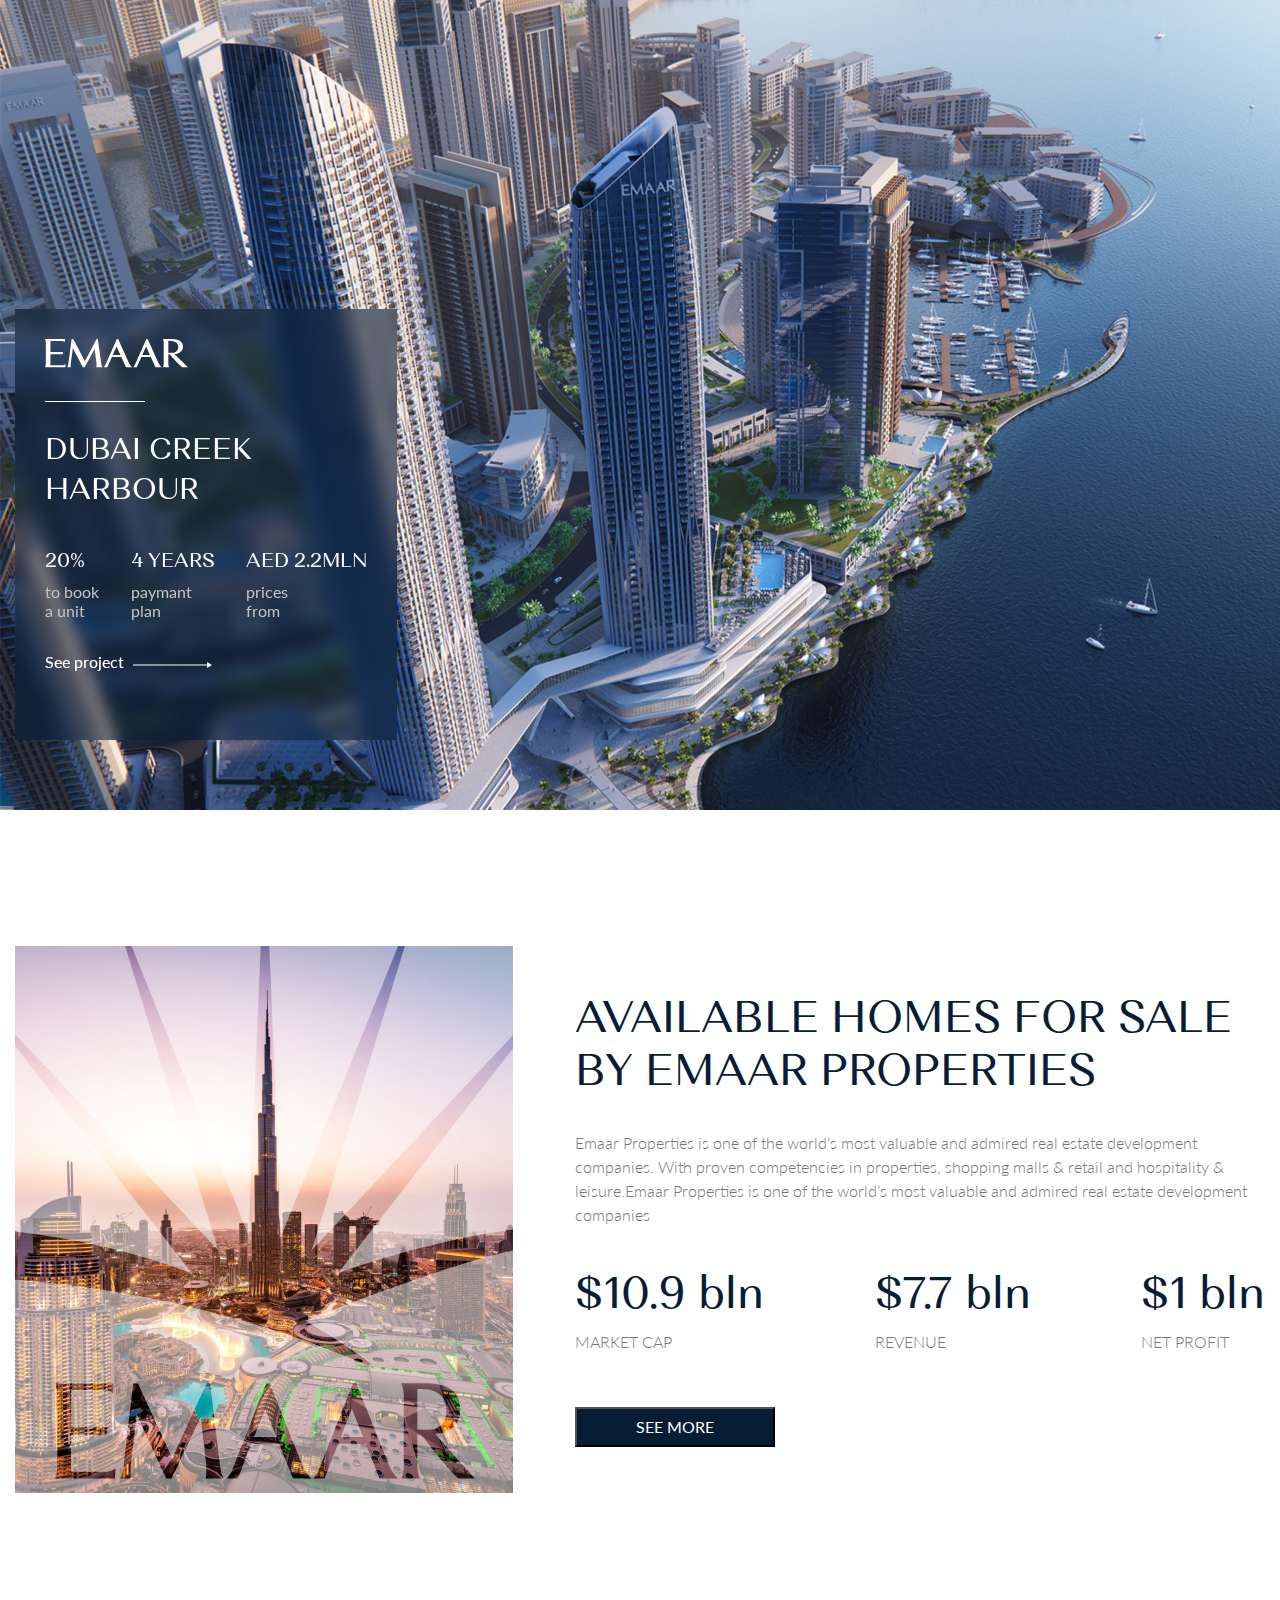
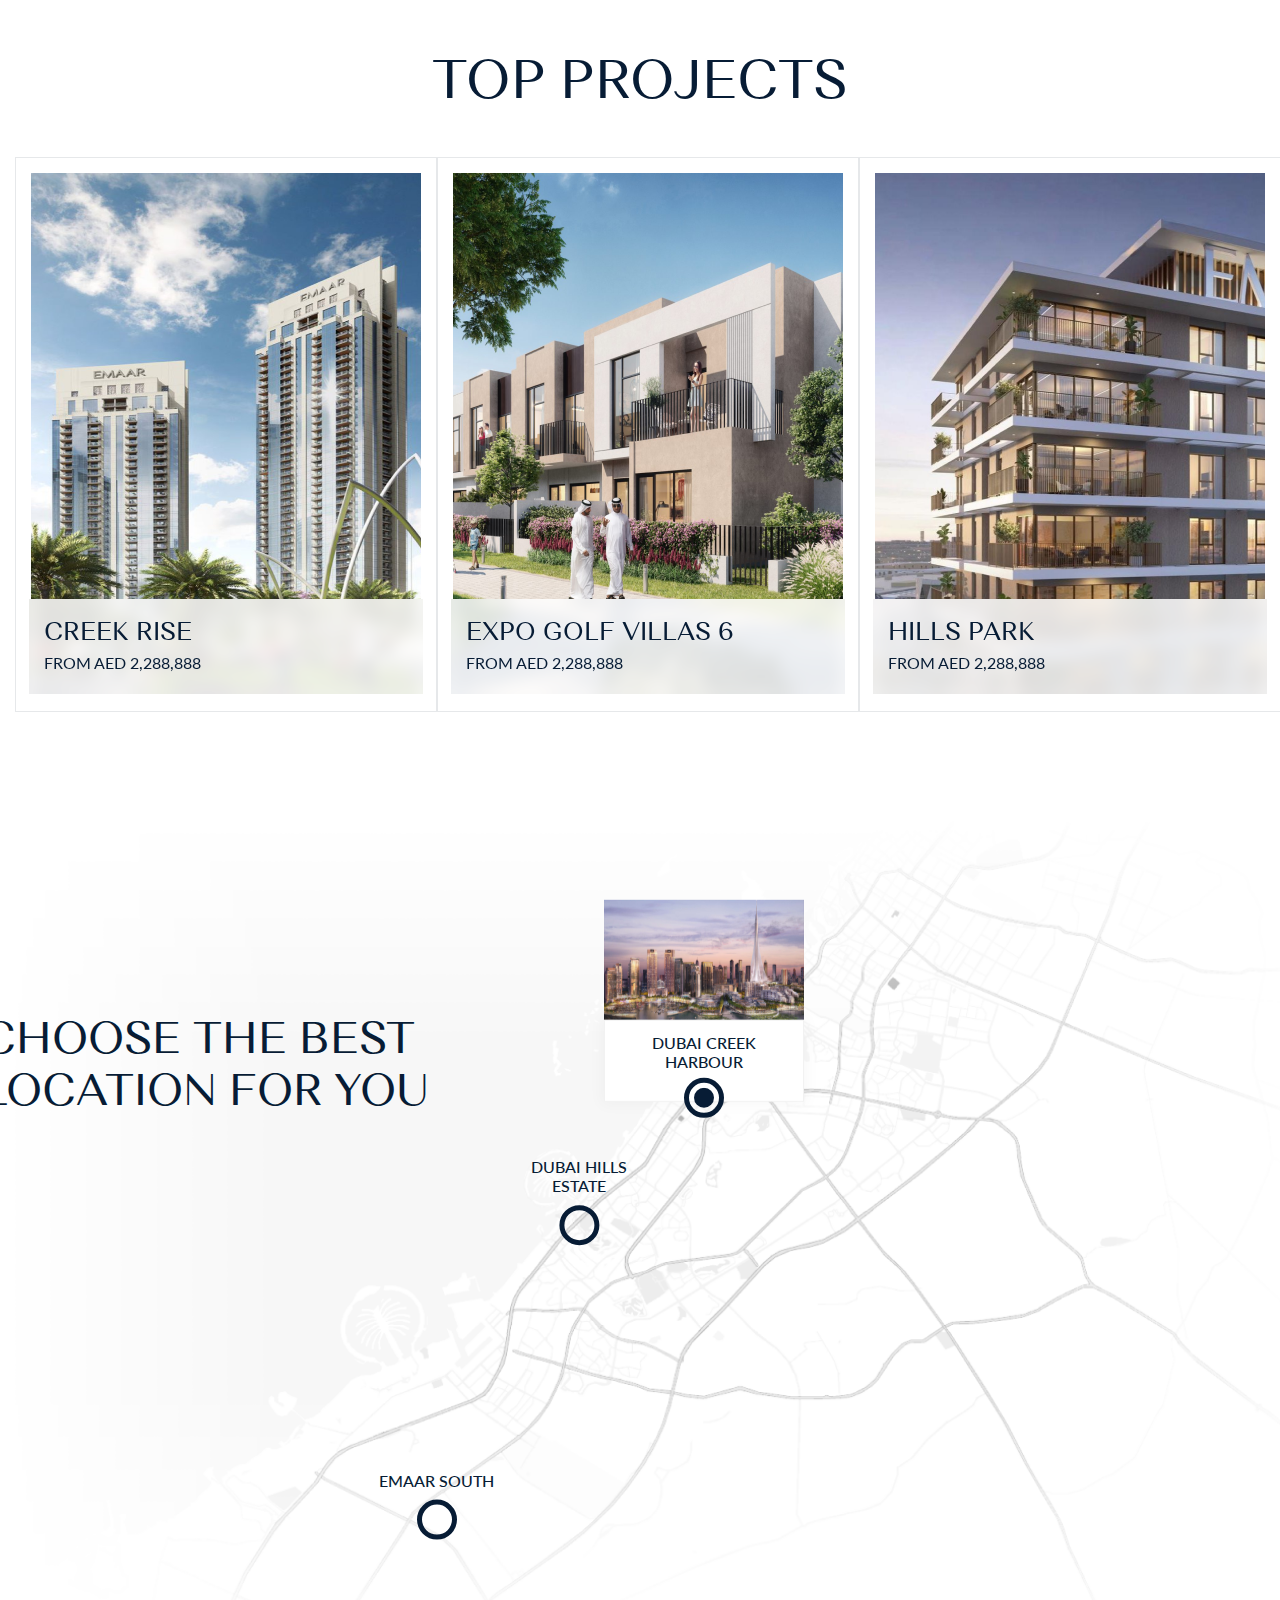
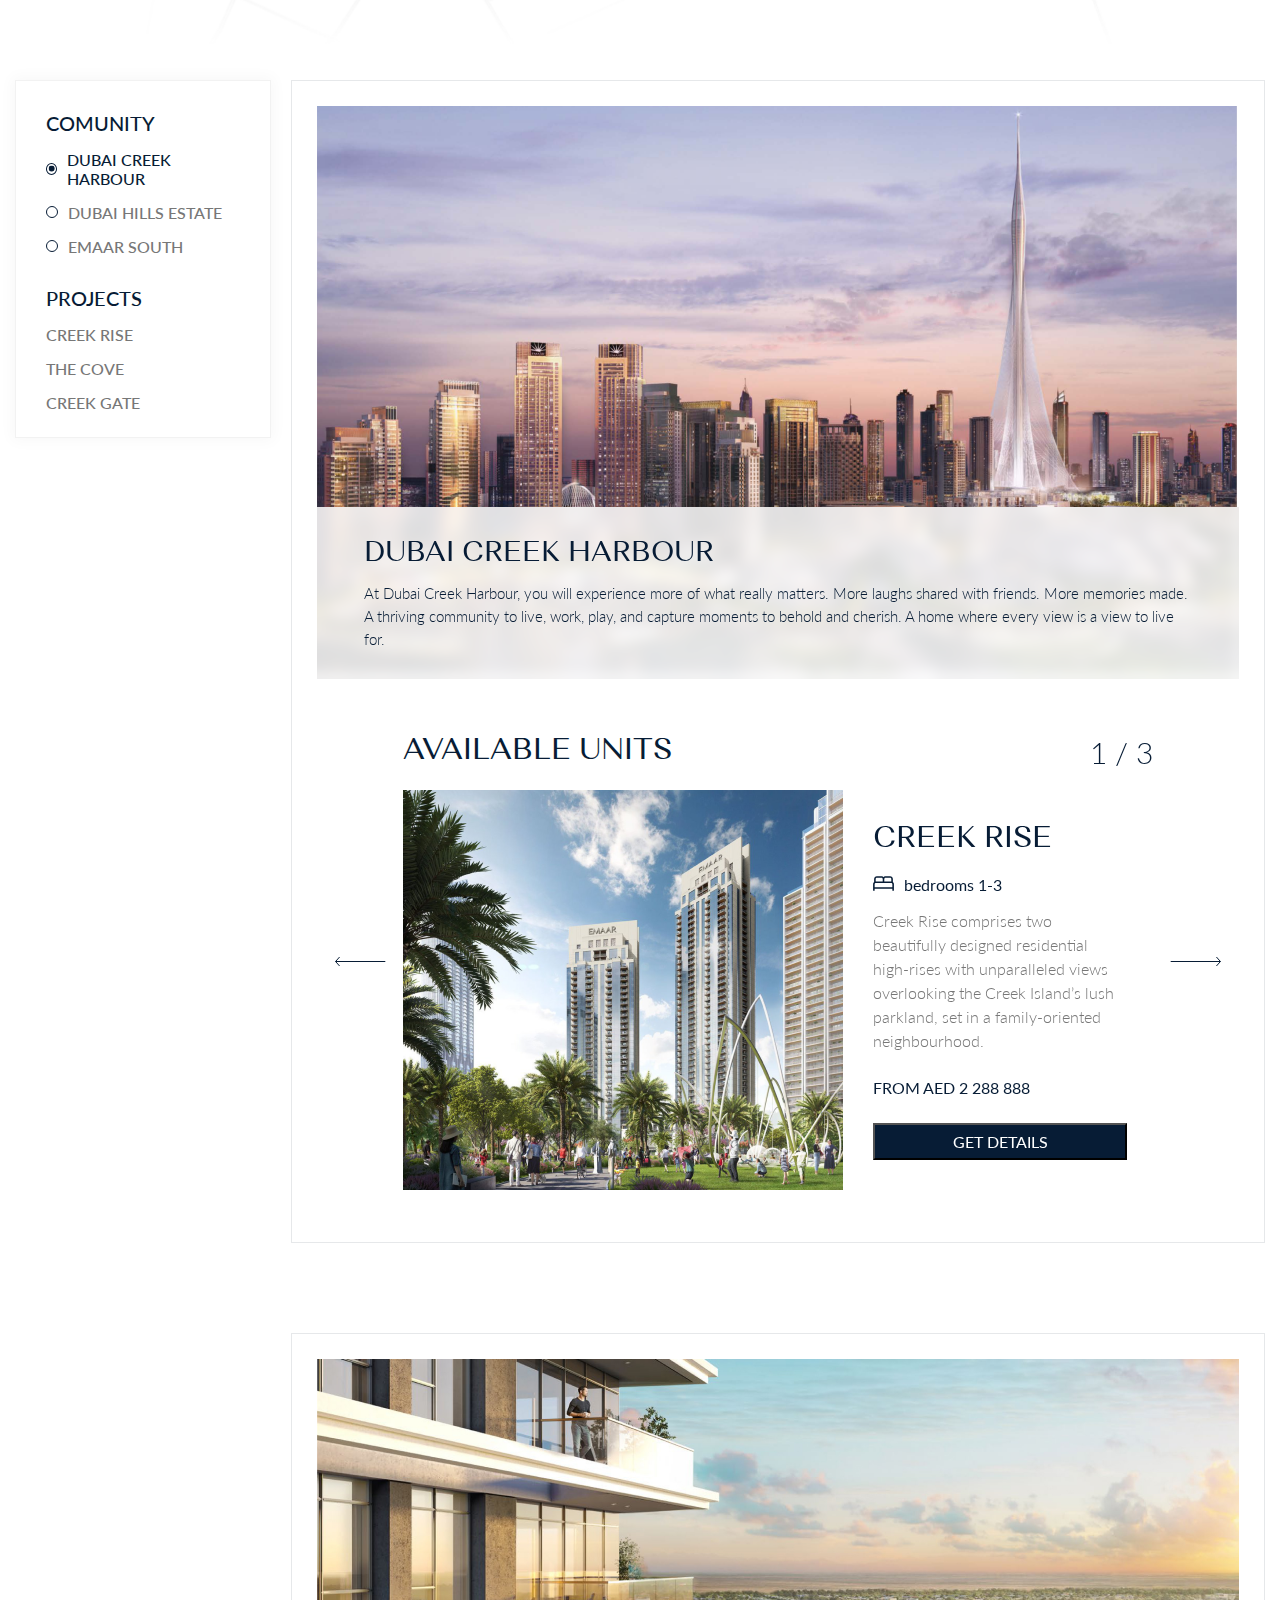
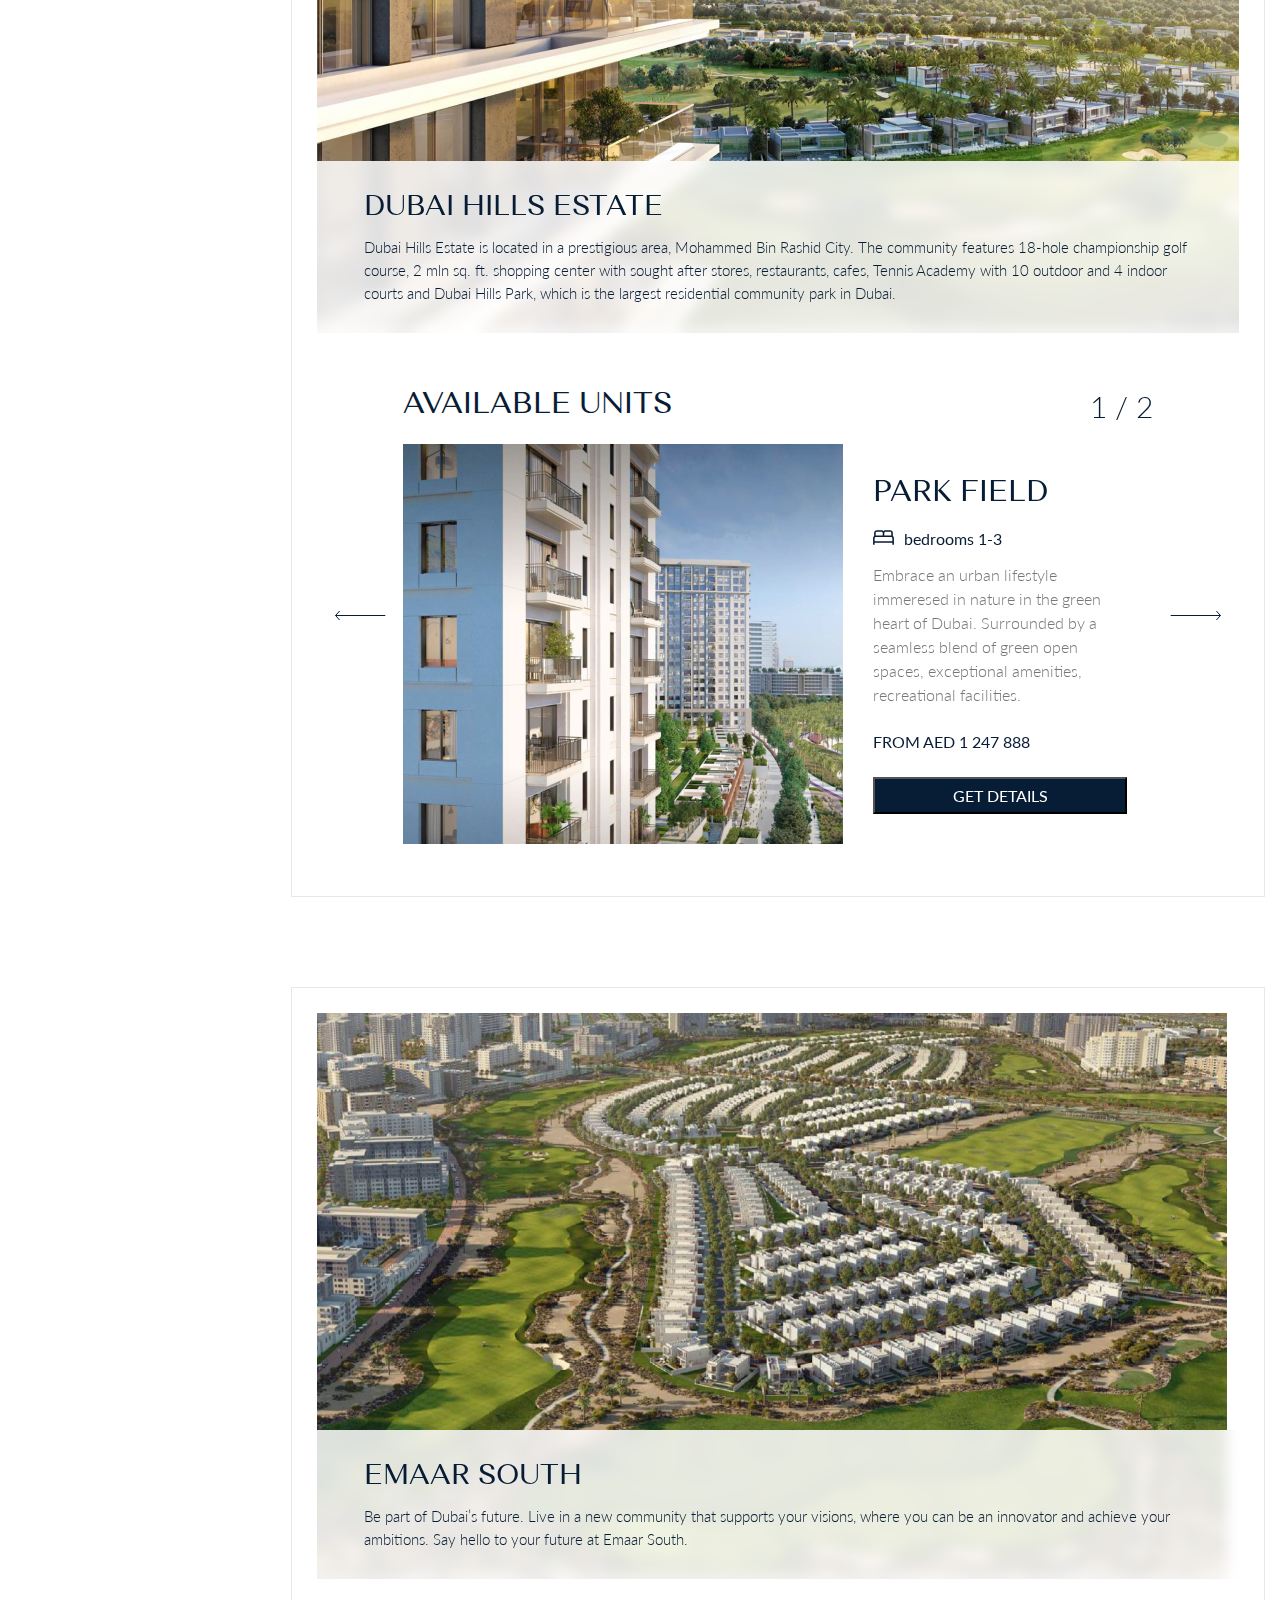
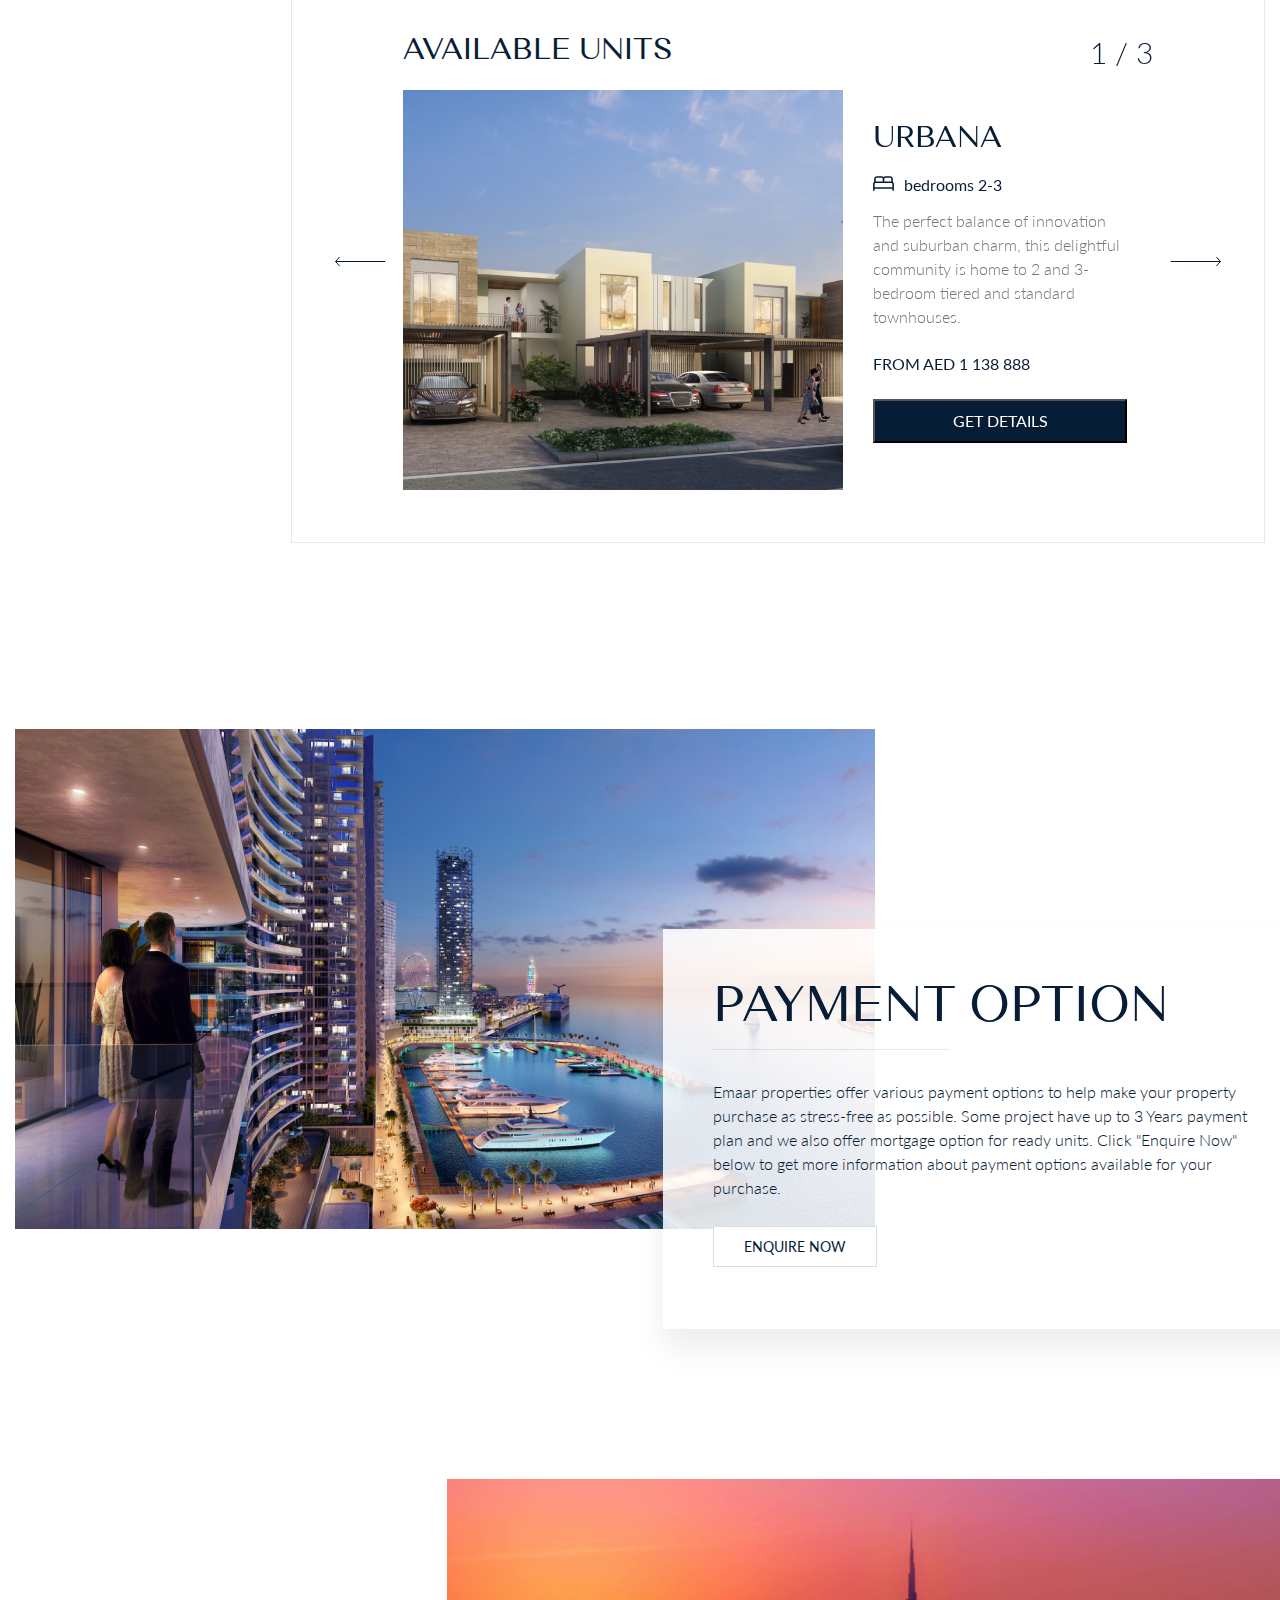
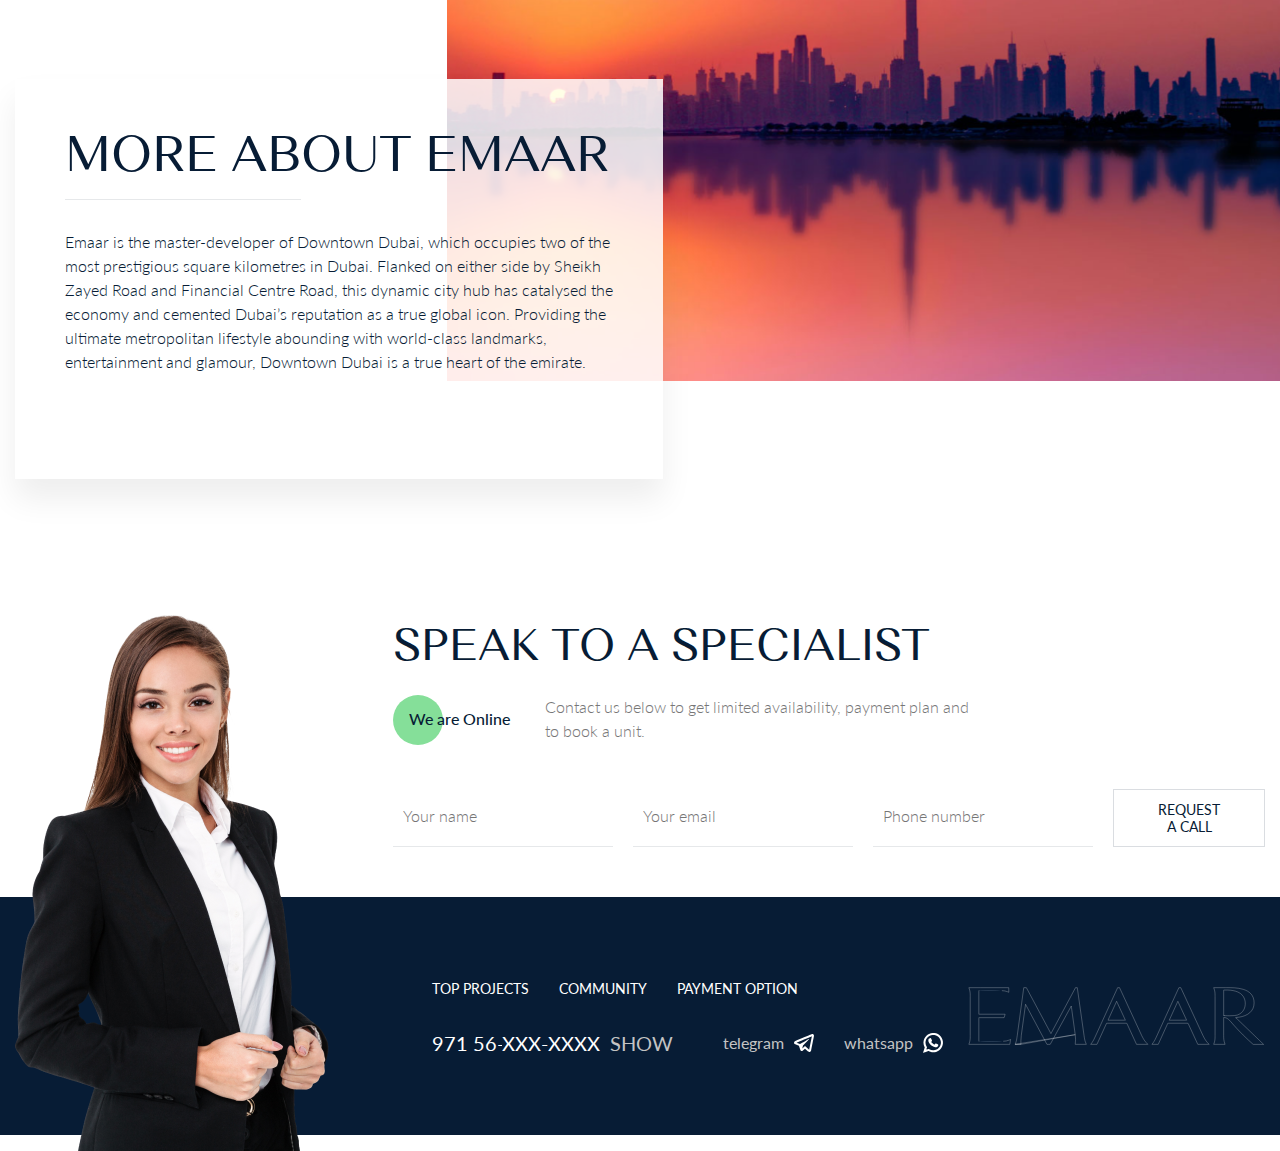
<file: index.html>
<!DOCTYPE html>
<html lang="en">

<head>
    <meta charset="UTF-8" />
    <meta http-equiv="X-UA-Compatible" content="IE=edge" />
    <meta name="viewport" content="width=device-width, initial-scale=1.0" />
    <link rel="stylesheet" href="style/style.css" />
    <link rel="stylesheet" href="https://cdn.jsdelivr.net/npm/swiper@8/swiper-bundle.min.css" />
    <title>EMAAR</title>
</head>

<body>
    <div class="cta-popup">
        <div class="container">
            <div class="cta-block">
                <div class="cta-contact">
                    <img src="img/svg-icons/footer-logo.svg" alt="">
                    <div class="cta-info">
                        <h4>contact us right now</h4>
                        <div class="cta-social">
                            <a href="#">telegram <img src="img/svg-icons/telegram.svg" alt=""></a>
                            <a href="#">whatsapp <img src="img/svg-icons/whatsapp.svg" alt=""></a>
                        </div>
                    </div>
                </div>
                <form class="cta-form">
                    <h2>download <br> brochure</h2>
                    <input type="text" placeholder="Your name" required>
                    <input type="email" placeholder="Your email" required>
                    <input type="number" placeholder="Phone number" required>
                    <button>Download brochure</button>
                </form>
            </div>
            <button class="cta__button">close <img src="img/svg-icons/close.svg" alt=""></button>
        </div>
    </div>

    <div class="unique-popup">
        <div class="container">
            <div class="unique-layer">
                <div class="unique-block">
                    <div class="unique-contact">
                        <img src="img/svg-icons/unique-logo.svg" alt="">
                        <h4>contact us right now</h4>
                        <div class="unique-social">
                            <a href="#">telegram <img src="img/svg-icons/telegram.svg" alt=""></a>
                            <a href="#">whatsapp <img src="img/svg-icons/whatsapp.svg" alt=""></a>
                        </div>
                    </div>
                    <div class="unique-offer">
                        <h2>get a unique offer</h2>
                        <form class="unique-form">
                            <input type="text" placeholder="Your name" required>
                            <input type="email" placeholder="Your email" required>
                            <input type="number" placeholder="Phone number" required>
                            <button>Download brochure</button>
                        </form>
                        <ul class="unique-list">
                            <li><a href="#">Handover dates</a></li>
                            <li><a href="#">Project's</a></li>
                            <li><a href="#">Masterplan</a></li>
                        </ul>
                    </div>
                    <button class="unique__button">close <img src="img/svg-icons/close.svg" alt=""></button>
                </div>
            </div>
        </div>
    </div>

    <!-- <div class="apartment-popup">
        <div class="apartment-header">
            <div class="container">
                <h2>creek rise</h2>
                <a href="#">close <img src="img/svg-icons/close.svg" alt=""></a>
            </div>
        </div>
        <div class="apartment-main">
            <div class="apartment-hero">
                <div class="container">
                    <div class="hero-block">
                        <ul class="hero-list">
                            <li>Type
                                <span>Apartment</span>
                            </li>
                            <li>bedrooms
                                <span>1-3</span>
                            </li>
                            <li>Total Area From
                                <span>1097 sq. ft.</span>
                            </li>
                            <li>Price From
                                <span>AED 2 268 888</span>
                            </li>
                        </ul>
                        <button>enquire now</button>
                    </div>
                    <p>Creek Rise comprises two beautifully designed residential high-rises with unparalleled views <br>
                        overlooking the Creek Island’s lush parkland, set in a family-oriented neighbourhood.</p>
                </div>
            </div>

            <div class="apartment-landmark">
                <div class="container">
                    <div class="landmark-places">
                        <div class="landmark-place">
                            <img src="img/svg-icons/creek-tower.svg" alt="">
                            <h5>creek tower <br>
                                <span>10min</span></h5>
                        </div>
                        <div class="landmark-place">
                            <img src="img/svg-icons/burj-halifa.svg" alt="">
                            <h5>burj halifa <br>
                                <span>20min</span></h5>
                        </div>
                        <div class="landmark-place">
                            <img src="img/svg-icons/palm-jumeriah.svg" alt="">
                            <h5>Palm Jumeirah <br>
                                <span>35min</span></h5>
                        </div>
                    </div>
                    <div class="landmark-line"></div>
                    <div class="landmark-places--bottom">
                        <div class="landmark-place--bottom">
                            <img src="img/svg-icons/airoport.svg" alt="">
                            <h5>airport <br>
                                <span>15min</span></h5>
                        </div>
                        <button>map view</button>
                        <div class="landmark-place--bottom">
                            <img src="img/svg-icons/burj-alarab.svg" alt="">
                            <h5>burj al arab <br>
                                <span>20min</span></h5>
                        </div>
                    </div>
                </div>
            </div>

            <div class="apartment-gallery">
                <div class="container">
                    <img src="img/creek-rise/gallery1.png" alt="">
                    <img src="img/creek-rise/gallery2.png" alt="">
                    <img src="img/creek-rise/gallery3.png" alt="">
                </div>
            </div>

            <div class="apartment-plans">
                <div class="container">
                    <div class="swiper swiper-floor">
                        <div class="swiper-header plan-header">
                            <h2>floor plans</h2>
                            <div class="swiper-pagination swiper-number"></div>
                        </div>
                        <div class="swiper-wrapper plan-block">
                            <div class="swiper-slide swiper-plan">
                                <div class="plan-detail">
                                    <h3>Rosewater</h3>
                                    <p>Penthouse</p>
                                    <ul class="plan-list">
                                        <li>
                                            <img src="img/svg-icons/bedroom.svg" alt="">
                                            <span>Bedrooms</span>
                                            2
                                        </li>
                                        <li>
                                            <img src="img/svg-icons/bathroom.svg" alt="">
                                            <span>Bathrooms</span>
                                            1
                                        </li>
                                        <li>
                                            <img src="img/svg-icons/total-area.svg" alt="">
                                            <span>Total area</span>
                                            815 sq. ft.
                                        </li>
                                    </ul>
                                    <h4>From AED 2 027 888</h4>
                                    <button>Book a unit</button>
                                </div>
                                <img src="img/creek-rise/floor-plans.png" alt="floor-plans">
                            </div>
                            <div class="swiper-slide swiper-plan">
                                <div class="plan-detail">
                                    <h3>Rosewater</h3>
                                    <p>Penthouse</p>
                                    <ul class="plan-list">
                                        <li>
                                            <img src="img/svg-icons/bedroom.svg" alt="">
                                            <span>Bedrooms</span>
                                            2
                                        </li>
                                        <li>
                                            <img src="img/svg-icons/bathroom.svg" alt="">
                                            <span>Bathrooms</span>
                                            1
                                        </li>
                                        <li>
                                            <img src="img/svg-icons/total-area.svg" alt="">
                                            <span>Total area</span>
                                            815 sq. ft.
                                        </li>
                                    </ul>
                                    <h4>From AED 2 027 888</h4>
                                    <button>Book a unit</button>
                                </div>
                                <img src="img/creek-rise/floor-plans.png" alt="floor-plans">
                            </div>
                            <div class="swiper-slide swiper-plan">
                                <div class="plan-detail">
                                    <h3>Rosewater</h3>
                                    <p>Penthouse</p>
                                    <ul class="plan-list">
                                        <li>
                                            <img src="img/svg-icons/bedroom.svg" alt="">
                                            <span>Bedrooms</span>
                                            2
                                        </li>
                                        <li>
                                            <img src="img/svg-icons/bathroom.svg" alt="">
                                            <span>Bathrooms</span>
                                            1
                                        </li>
                                        <li>
                                            <img src="img/svg-icons/total-area.svg" alt="">
                                            <span>Total area</span>
                                            815 sq. ft.
                                        </li>
                                    </ul>
                                    <h4>From AED 2 027 888</h4>
                                    <button>Book a unit</button>
                                </div>
                                <img src="img/creek-rise/floor-plans.png" alt="floor-plans">
                            </div>
                        </div>
                        <div class="swiper-button-prev swiper-prev">
                            <img src="img/svg-icons/arrow.svg" alt="">
                        </div>
                        <div class="swiper-button-next swiper-next">
                            <img src="img/svg-icons/arrow.svg" alt="">
                        </div>
                    </div>
                </div>
            </div>

            <div class="apartment-payment">
                <div class="container">
                    <h3>payment plan</h3>
                    <div class="ap-detail">
                        <h2>20% <span>1st Installment</span></h2>
                        <h2>80% <span>On Handover</span></h2>
                    </div>
                </div>
            </div>

            <div class="apartment-unique">
                <div class="container">
                    <div class="au-content">
                        <h2>more unique offers</h2>
                        <p>contact us and our specialists will select the best offer for you</p>
                    </div>
                    <div class="au-form">
                        <input type="text" placeholder="Your name" required>
                        <input type="email" placeholder="Your email" required>
                        <input type="number" placeholder="Phone number" required>
                        <button>request a call</button>
                    </div>
                </div>
            </div>

            <div class="apartment-footer">

            </div>
        </div>
    </div> -->

    <main>
        <section class="first-section">
            <div class="container">
                <div class="fs-content">
                    <span class="fs-img">
                        <img src="img/svg-icons/logo.svg" alt="" />
                    </span>
                    <h2>Dubai creek harbour</h2>
                    <div class="fs-details">
                        <span class="fs-detail">
                            20%
                            <p>
                                to book <br />
                                a unit
                            </p>
                        </span>
                        <span class="fs-detail">
                            4 years
                            <p>
                                paymant <br />
                                plan
                            </p>
                        </span>
                        <span class="fs-detail">
                            aed 2.2mln
                            <p>
                                prices <br />
                                from
                            </p>
                        </span>
                    </div>
                    <a href="#comunity">See project <img src="img/svg-icons/fs-arrow.svg" alt="arrow" /></a>
                </div>
            </div>
        </section>

        <section class="properties-section">
            <div class="container">
                <div class="ps-wrapper">
                    <img src="img/burgHalifa-emaar.png" alt="" />
                </div>
                <div class="ps-content">
                    <h1>AVAILABLE HOMES FOR SALE BY EMAAR PROPERTIES</h1>
                    <p>
                        Emaar Properties is one of the world’s most valuable and admired
                        real estate development companies. With proven competencies in
                        properties, shopping malls & retail and hospitality &
                        leisure.Emaar Properties is one of the world’s most valuable and
                        admired real estate development companies
                    </p>
                    <div class="ps-details">
                        <div class="ps-detail">
                            $10.9 bln <br />
                            <span>Market cap</span>
                        </div>
                        <div class="ps-detail">
                            $7.7 bln <br />
                            <span>Revenue</span>
                        </div>
                        <div class="ps-detail">
                            $1 bln <br />
                            <span>Net profit</span>
                        </div>
                    </div>
                    <button class="btn">see more</button>
                </div>
            </div>
        </section>

        <section id="top" class="top-projects">
            <div class="container">
                <h2 class="tp__title">top projects</h2>
                <div class="tp-cards">
                    <div class="tp-card">
                        <img src="img/top-projects1.png" alt="creekRise" />
                        <div class="tp-detail">
                            <h4>creek rise</h4>
                            <p>FROM AED 2,288,888</p>
                        </div>
                    </div>
                    <div class="tp-card">
                        <img src="img/top-projects2.png" alt="golfVillas" />
                        <div class="tp-detail">
                            <h4>EXPO GOLF VILLAS 6</h4>
                            <p>FROM AED 2,288,888</p>
                        </div>
                    </div>
                    <div class="tp-card">
                        <img src="img/top-projects3.png" alt="hillsPark" />
                        <div class="tp-detail">
                            <h4>HILLS PARK</h4>
                            <p>FROM AED 2,288,888</p>
                        </div>
                    </div>
                </div>
            </div>
        </section>
        <section class="map-location">
            <img class="map-location__img" src="img/map-bg.png" alt="map" />

            <div class="ml-content">
                <h2 class="ml-content__title">
                    choose the best <br />
                    location for you
                </h2>
                <form class="ml-form">
                    <label>
                        <input type="radio" name="city" />
                        <div class="ml-card">
                            <img src="img/dubaiCreek-small.png" alt="" />
                            <span>EMAAR SOUTH</span>
                        </div>
                        <p>EMAAR SOUTH</p>
                    </label>
                    <label>
                        <input type="radio" name="city" />
                        <div class="ml-card">
                            <img src="img/dubaiCreek-small.png" alt="" />
                            <span>DUBAI HILLS <br> ESTATE</span>
                        </div>
                        <p>
                            DUBAI HILLS <br />
                            ESTATE
                        </p>
                    </label>
                    <label>
                        <input type="radio" name="city" checked />
                        <div class="ml-card">
                            <img src="img/dubaiCreek-small.png" alt="" />
                            <span>DUBAI CREEK <br> HARBOUR</span>
                        </div>
                        <p>
                            DUBAI CREEK <br />
                            HARBOUR
                        </p>
                    </label>
                </form>
            </div>
        </section>

        <section id="comunity" class="comunity-section">
            <div class="container">
                <div class="cs-menu">
                    <form class="cs-form">
                        <h2>Comunity</h2>
                        <span>
                            <input id="city1" type="radio" name="dubai" checked />
                            <label for="city1">
                                dubai creek harbour
                            </label>
                        </span>
                        <span>
                            <input id="city2" type="radio" name="dubai" />
                            <label for="city2">
                                dubai hills estate
                            </label>
                        </span>
                        <span>
                            <input id="city3" type="radio" name="dubai" />
                            <label for="city3">
                                emaar south
                            </label>
                        </span>
                    </form>
                    <ul class="cs-list">
                        <li>Projects</li>
                        <li><a class="cs-list__link" href="#"> Creek Rise </a></li>
                        <li><a href="#"> The Cove </a></li>
                        <li><a href="#"> Creek Gate </a></li>
                    </ul>
                </div>

                <div class="cs-blocks">
                    <div class="cs-block">
                        <div class="cs-card">
                            <img src="img/dubaiCreek-big.png" alt="" />
                            <div class="cs-detail">
                                <h3>DUBAI CREEK HARBOUR</h3>
                                <p>
                                    At Dubai Creek Harbour, you will experience more of what
                                    really matters. More laughs shared with friends. More
                                    memories made. A thriving community to live, work, play, and
                                    capture moments to behold and cherish. A home where every
                                    view is a view to live for.
                                </p>
                            </div>
                        </div>
                        <div class="swiper swiper-main">
                            <div class="swiper-header">
                                <h2>AVAILABLE UNITS</h2>
                                <div class="swiper-pagination swiper-number"></div>
                            </div>
                            <div class="swiper-wrapper">
                                <div class="swiper-slide swiper-card">
                                    <img src="./img/creek-rise.png" alt="">
                                    <div class="slide-content">
                                        <h3>creek rise</h3>
                                        <span><img src="img/svg-icons/bedroom.svg" alt="">bedrooms 1-3</span>
                                        <p>Creek Rise comprises two beautifully designed residential high-rises with
                                            unparalleled views overlooking the Creek Island’s lush parkland, set in a
                                            family-oriented neighbourhood.</p>
                                        <h5>FROM AED 2 288 888 </h5>
                                        <button class="btn rise-btn">get details</button>
                                    </div>
                                </div>
                                <div class="swiper-slide swiper-card">
                                    <img src="./img/creek-rise.png" alt="">
                                    <div class="slide-content">
                                        <h3>creek rise</h3>
                                        <span><img src="img/svg-icons/bedroom.svg" alt="">bedrooms 1-3</span>
                                        <p>Creek Rise comprises two beautifully designed residential high-rises with
                                            unparalleled views overlooking the Creek Island’s lush parkland, set in a
                                            family-oriented neighbourhood.</p>
                                        <h5>FROM AED 2 288 888 </h5>
                                        <button class="btn rise-btn">get details</button>
                                    </div>
                                </div>
                                <div class="swiper-slide swiper-card">
                                    <img src="./img/creek-rise.png" alt="">
                                    <div class="slide-content">
                                        <h3>creek rise</h3>
                                        <span><img src="img/svg-icons/bedroom.svg" alt="">bedrooms 1-3</span>
                                        <p>Creek Rise comprises two beautifully designed residential high-rises with
                                            unparalleled views overlooking the Creek Island’s lush parkland, set in a
                                            family-oriented neighbourhood.</p>
                                        <h5>FROM AED 2 288 888 </h5>
                                        <button class="btn rise-btn">get details</button>
                                    </div>
                                </div>
                            </div>
                            <div class="swiper-button-prev swiper-prev">
                                <img src="img/svg-icons/arrow.svg" alt="">
                            </div>
                            <div class="swiper-button-next swiper-next">
                                <img src="img/svg-icons/arrow.svg" alt="">
                            </div>
                        </div>
                    </div>


                    <div class="cs-block">
                        <div class="cs-card">
                            <img src="img/dubai-hills.png" alt="" />
                            <div class="cs-detail">
                                <h3>DUBAI HILLS ESTATE</h3>
                                <p>
                                    Dubai Hills Estate is located in a prestigious area, Mohammed Bin Rashid City. The
                                    community features 18-hole championship golf course, 2 mln sq. ft. shopping center
                                    with sought after stores, restaurants, cafes, Tennis Academy with 10 outdoor and 4
                                    indoor courts and Dubai Hills Park, which is the largest residential community park
                                    in Dubai.
                                </p>
                            </div>
                        </div>
                        <div class="swiper swiper-main">
                            <div class="swiper-header">
                                <h2>AVAILABLE UNITS</h2>
                                <div class="swiper-pagination swiper-number"></div>
                            </div>
                            <div class="swiper-wrapper">
                                <div class="swiper-slide swiper-card">
                                    <img src="img/park-field.png" alt="">
                                    <div class="slide-content">
                                        <h3>PARK FIELD</h3>
                                        <span><img src="img/svg-icons/bedroom.svg" alt="">bedrooms 1-3</span>
                                        <p>Embrace an urban lifestyle immeresed in nature in the green heart of Dubai.
                                            Surrounded by a seamless blend of green open spaces, exceptional amenities,
                                            recreational facilities.</p>
                                        <h5>FROM AED 1 247 888</h5>
                                        <button class="btn">get details</button>
                                    </div>
                                </div>
                                <div class="swiper-slide swiper-card">
                                    <img src="./img/park-field.png" alt="">
                                    <div class="slide-content">
                                        <h3>PARK FIELD</h3>
                                        <span><img src="img/svg-icons/bedroom.svg" alt="">bedrooms 1-3</span>
                                        <p>Embrace an urban lifestyle immeresed in nature in the green heart of Dubai.
                                            Surrounded by a seamless blend of green open spaces, exceptional amenities,
                                            recreational facilities.</p>
                                        <h5>FROM AED 1 247 888</h5>
                                        <button class="btn">get details</button>
                                    </div>
                                </div>

                            </div>
                            <div class="swiper-button-prev swiper-prev">
                                <img src="img/svg-icons/arrow.svg" alt="">
                            </div>
                            <div class="swiper-button-next swiper-next">
                                <img src="img/svg-icons/arrow.svg" alt="">
                            </div>
                        </div>
                    </div>

                    <div class="cs-block">
                        <div class="cs-card">
                            <img src="img/emaar-south.png" alt="" />
                            <div class="cs-detail">
                                <h3>EMAAR SOUTH</h3>
                                <p>
                                    Be part of Dubai’s future. Live in a new community that supports your visions, where
                                    you can be an innovator and achieve your ambitions. Say hello to your future at
                                    Emaar South.
                                </p>
                            </div>
                        </div>
                        <div class="swiper swiper-main">
                            <div class="swiper-header">
                                <h2>AVAILABLE UNITS</h2>
                                <div class="swiper-pagination swiper-number"></div>
                            </div>
                            <div class="swiper-wrapper">
                                <div class="swiper-slide swiper-card">
                                    <img src="./img/urbana.png" alt="">
                                    <div class="slide-content">
                                        <h3>URBANA</h3>
                                        <span><img src="img/svg-icons/bedroom.svg" alt="">bedrooms 2-3</span>
                                        <p>The perfect balance of innovation and suburban charm, this delightful
                                            community is home to 2 and 3-bedroom tiered and standard townhouses.</p>
                                        <h5>FROM AED 1 138 888</h5>
                                        <button class="btn">get details</button>
                                    </div>
                                </div>
                                <div class="swiper-slide swiper-card">
                                    <img src="./img/urbana.png" alt="">
                                    <div class="slide-content">
                                        <h3>URBANA</h3>
                                        <span><img src="img/svg-icons/bedroom.svg" alt="">bedrooms 2-3</span>
                                        <p>The perfect balance of innovation and suburban charm, this delightful
                                            community is home to 2 and 3-bedroom tiered and standard townhouses.</p>
                                        <h5>FROM AED 1 138 888</h5>
                                        <button class="btn">get details</button>
                                    </div>
                                </div>
                                <div class="swiper-slide swiper-card">
                                    <img src="./img/urbana.png" alt="">
                                    <div class="slide-content">
                                        <h3>URBANA</h3>
                                        <span><img src="img/svg-icons/bedroom.svg" alt="">bedrooms 2-3</span>
                                        <p>The perfect balance of innovation and suburban charm, this delightful
                                            community is home to 2 and 3-bedroom tiered and standard townhouses.</p>
                                        <h5>FROM AED 1 138 888</h5>
                                        <button class="btn">get details</button>
                                    </div>
                                </div>
                            </div>
                            <div class="swiper-button-prev swiper-prev">
                                <img src="img/svg-icons/arrow.svg" alt="">
                            </div>
                            <div class="swiper-button-next swiper-next">
                                <img src="img/svg-icons/arrow.svg" alt="">
                            </div>
                        </div>
                    </div>
                </div>
        </section>

        <section id="payment" class="option-section">
            <div class="container">
                <div class="payment">
                    <img src="img/payment-option.png" alt="">
                    <div class="payment-detail">
                        <h2>payment option</h2>
                        <p>Emaar properties offer various payment options to help make your property purchase as
                            stress-free as possible. Some project have up to 3 Years payment plan and we also offer
                            mortgage option for ready units. Click "Enquire Now" below to get more information about
                            payment options available for your purchase.</p>
                        <button>enquire now</button>
                    </div>
                </div>
                <div class="emaar-about">
                    <img src="img/about-emaar.png" alt="">
                    <div class="emaar-detail">
                        <h2>MORE ABOUT EMAAR</h2>
                        <p>Emaar is the master-developer of Downtown Dubai, which occupies two of the most prestigious
                            square kilometres in Dubai. Flanked on either side by Sheikh Zayed Road and Financial Centre
                            Road, this dynamic city hub has catalysed the economy and cemented Dubai’s reputation as a
                            true global icon. Providing the ultimate metropolitan lifestyle abounding with world-class
                            landmarks, entertainment and glamour, Downtown Dubai is a true heart of the emirate.</p>
                    </div>
                </div>
            </div>
        </section>

        <section class="feedback-section">
            <div class="container">
                <img src="img/woman.png" alt="">
                <div class="feedback-content">
                    <h2>SPEAK TO A SPECIALIST</h2>
                    <div class="feedback-detail">
                        <h4>We are Online</h4>
                        <p>Contact us below to get limited availability, payment plan and <br> to book a unit.</p>
                    </div>
                    <form class="feedback-form">
                        <input type="text" placeholder="Your name" required>
                        <input type="email" placeholder="Your email" required>
                        <input type="number" placeholder="Phone number" required>
                        <button>request a call</button>
                    </form>
                </div>
            </div>
        </section>
    </main>

    <footer class="footer">
        <div class="container">
            <div class="footer-content">
                <div class="footer-block">
                    <ul class="footer-list">
                        <li><a href="#top">top projects</a></li>
                        <li><a href="#comunity">community</a></li>
                        <li><a href="#payment">payment option</a></li>
                    </ul>
                    <div class="fb-social">
                        <p>971 56-456-7890 <button>show</button></p>
                        <a href="#">telegram <img src="img/svg-icons/telegram.svg" alt=""></a>
                        <a href="#">whatsapp <img src="img/svg-icons/whatsapp.svg" alt=""></a>
                    </div>
                </div>
                <img src="img/svg-icons/footer-logo.svg" alt="">
            </div>
        </div>
    </footer>



    <script src="https://cdn.jsdelivr.net/npm/swiper@8/swiper-bundle.min.js"></script>
    <script src="script.js"></script>
</body>

</html>
</file>
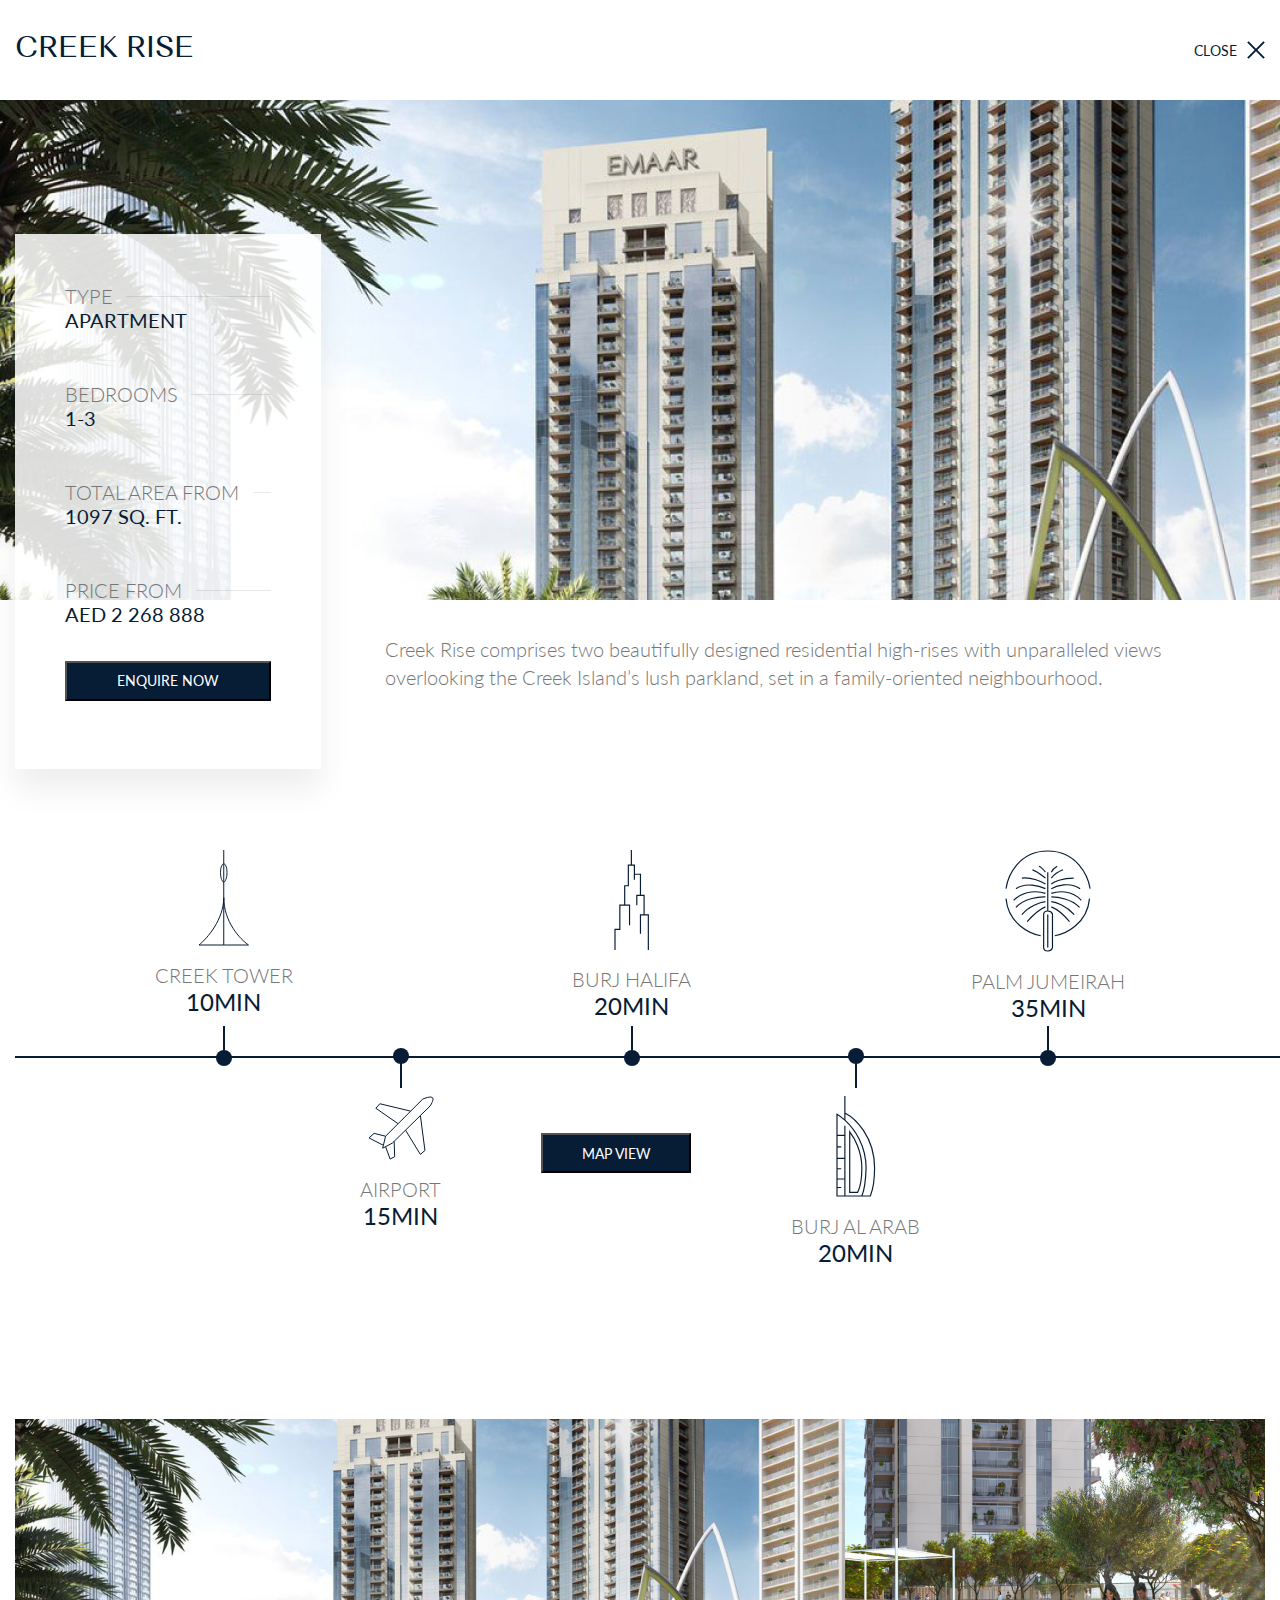
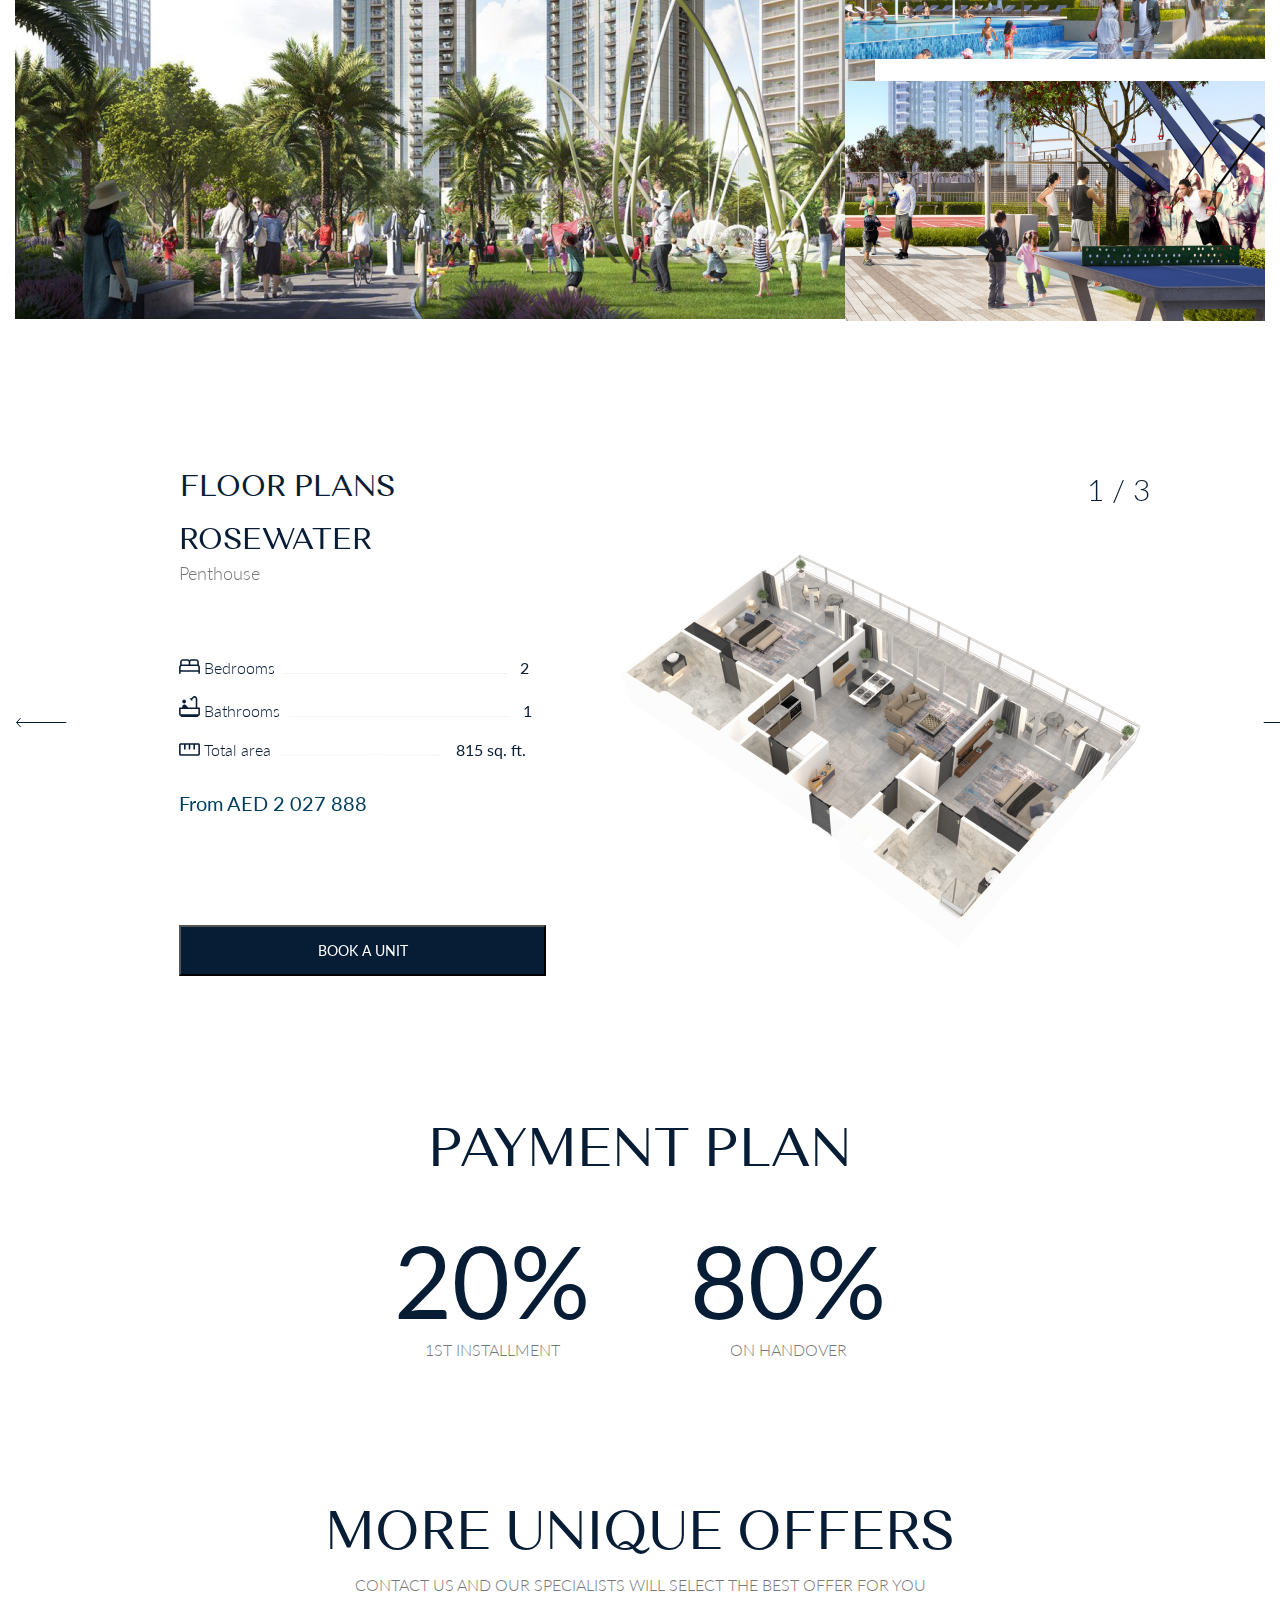
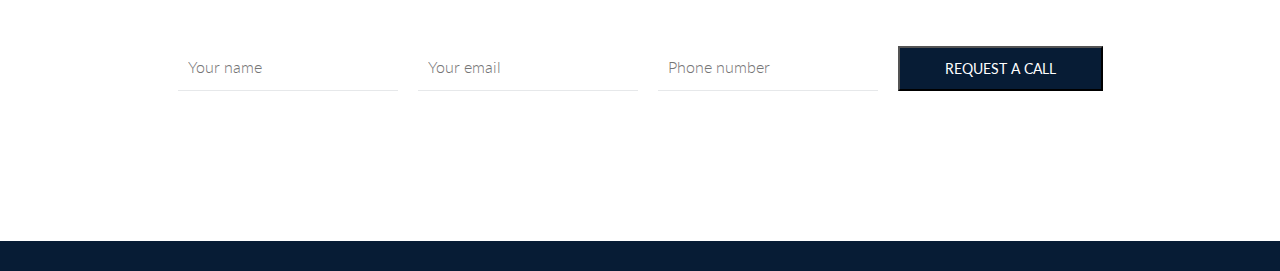
<file: apartment.html>
<!DOCTYPE html>
<html lang="en">

<head>
    <meta charset="UTF-8">
    <meta http-equiv="X-UA-Compatible" content="IE=edge">
    <meta name="viewport" content="width=device-width, initial-scale=1.0">
    <link rel="stylesheet" href="style/style.css">
    <link rel="stylesheet" href="https://cdn.jsdelivr.net/npm/swiper@8/swiper-bundle.min.css" />
    <title>Apartment</title>
</head>

<body>
    <div class="apartment-popup">
        <div class="apartment-header">
            <div class="container">
                <h2>creek rise</h2>
                <a href="index.html">close <img src="img/svg-icons/close.svg" alt=""></a>
            </div>
        </div>
        <div class="apartment-main">
            <div class="apartment-hero">
                <div class="container">
                    <div class="hero-block">
                        <ul class="hero-list">
                            <li>Type
                                <span>Apartment</span>
                            </li>
                            <li>bedrooms
                                <span>1-3</span>
                            </li>
                            <li>Total Area From
                                <span>1097 sq. ft.</span>
                            </li>
                            <li>Price From
                                <span>AED 2 268 888</span>
                            </li>
                        </ul>
                        <button>enquire now</button>
                    </div>
                    <p>Creek Rise comprises two beautifully designed residential high-rises with unparalleled views <br>
                        overlooking the Creek Island’s lush parkland, set in a family-oriented neighbourhood.</p>
                </div>
            </div>

            <div class="apartment-landmark">
                <div class="container">
                    <div class="landmark-places">
                        <div class="landmark-place">
                            <img src="img/svg-icons/creek-tower.svg" alt="">
                            <h5>creek tower <br>
                                <span>10min</span></h5>
                        </div>
                        <div class="landmark-place">
                            <img src="img/svg-icons/burj-halifa.svg" alt="">
                            <h5>burj halifa <br>
                                <span>20min</span></h5>
                        </div>
                        <div class="landmark-place">
                            <img src="img/svg-icons/palm-jumeriah.svg" alt="">
                            <h5>Palm Jumeirah <br>
                                <span>35min</span></h5>
                        </div>
                    </div>
                    <div class="landmark-line"></div>
                    <div class="landmark-places--bottom">
                        <div class="landmark-place--bottom">
                            <img src="img/svg-icons/airoport.svg" alt="">
                            <h5>airport <br>
                                <span>15min</span></h5>
                        </div>
                        <button>map view</button>
                        <div class="landmark-place--bottom">
                            <img src="img/svg-icons/burj-alarab.svg" alt="">
                            <h5>burj al arab <br>
                                <span>20min</span></h5>
                        </div>
                    </div>
                </div>
            </div>

            <div class="apartment-gallery">
                <div class="container">
                    <img src="img/creek-rise/gallery1.png" alt="">
                    <img src="img/creek-rise/gallery2.png" alt="">
                    <img src="img/creek-rise/gallery3.png" alt="">
                </div>
            </div>

            <div class="apartment-plans">
                <div class="container">
                    <div class="swiper swiper-floor">
                        <div class="swiper-header plan-header">
                            <h2>floor plans</h2>
                            <div class="swiper-pagination swiper-number"></div>
                        </div>
                        <div class="swiper-wrapper plan-block">
                            <div class="swiper-slide swiper-plan">
                                <div class="plan-detail">
                                    <h3>Rosewater</h3>
                                    <p>Penthouse</p>
                                    <ul class="plan-list">
                                        <li>
                                            <img src="img/svg-icons/bedroom.svg" alt="">
                                            <span>Bedrooms</span>
                                            2
                                        </li>
                                        <li>
                                            <img src="img/svg-icons/bathroom.svg" alt="">
                                            <span>Bathrooms</span>
                                            1
                                        </li>
                                        <li>
                                            <img src="img/svg-icons/total-area.svg" alt="">
                                            <span>Total area</span>
                                            815 sq. ft.
                                        </li>
                                    </ul>
                                    <h4>From AED 2 027 888</h4>
                                    <button>Book a unit</button>
                                </div>
                                <img src="img/creek-rise/floor-plans.png" alt="floor-plans">
                            </div>
                            <div class="swiper-slide swiper-plan">
                                <div class="plan-detail">
                                    <h3>Rosewater</h3>
                                    <p>Penthouse</p>
                                    <ul class="plan-list">
                                        <li>
                                            <img src="img/svg-icons/bedroom.svg" alt="">
                                            <span>Bedrooms</span>
                                            2
                                        </li>
                                        <li>
                                            <img src="img/svg-icons/bathroom.svg" alt="">
                                            <span>Bathrooms</span>
                                            1
                                        </li>
                                        <li>
                                            <img src="img/svg-icons/total-area.svg" alt="">
                                            <span>Total area</span>
                                            815 sq. ft.
                                        </li>
                                    </ul>
                                    <h4>From AED 2 027 888</h4>
                                    <button>Book a unit</button>
                                </div>
                                <img src="img/creek-rise/floor-plans.png" alt="floor-plans">
                            </div>
                            <div class="swiper-slide swiper-plan">
                                <div class="plan-detail">
                                    <h3>Rosewater</h3>
                                    <p>Penthouse</p>
                                    <ul class="plan-list">
                                        <li>
                                            <img src="img/svg-icons/bedroom.svg" alt="">
                                            <span>Bedrooms</span>
                                            2
                                        </li>
                                        <li>
                                            <img src="img/svg-icons/bathroom.svg" alt="">
                                            <span>Bathrooms</span>
                                            1
                                        </li>
                                        <li>
                                            <img src="img/svg-icons/total-area.svg" alt="">
                                            <span>Total area</span>
                                            815 sq. ft.
                                        </li>
                                    </ul>
                                    <h4>From AED 2 027 888</h4>
                                    <button>Book a unit</button>
                                </div>
                                <img src="img/creek-rise/floor-plans.png" alt="floor-plans">
                            </div>
                        </div>
                        <div class="swiper-button-prev swiper-prev">
                            <img src="img/svg-icons/arrow.svg" alt="">
                        </div>
                        <div class="swiper-button-next swiper-next">
                            <img src="img/svg-icons/arrow.svg" alt="">
                        </div>
                    </div>
                </div>
            </div>

            <div class="apartment-payment">
                <div class="container">
                    <h3>payment plan</h3>
                    <div class="ap-detail">
                        <h2>20% <span>1st Installment</span></h2>
                        <h2>80% <span>On Handover</span></h2>
                    </div>
                </div>
            </div>

            <div class="apartment-unique">
                <div class="container">
                    <div class="au-content">
                        <h2>more unique offers</h2>
                        <p>contact us and our specialists will select the best offer for you</p>
                    </div>
                    <div class="au-form">
                        <input type="text" placeholder="Your name" required>
                        <input type="email" placeholder="Your email" required>
                        <input type="number" placeholder="Phone number" required>
                        <button>request a call</button>
                    </div>
                </div>
            </div>

            <div class="apartment-footer">

            </div>
        </div>
    </div>

    <script src="https://cdn.jsdelivr.net/npm/swiper@8/swiper-bundle.min.js"></script>
    <script>
        const swiper = new Swiper(".swiper", {
            // Optional parameters
            direction: "horizontal",
            loop: true,

            navigation: {
                nextEl: ".swiper-button-next",
                prevEl: ".swiper-button-prev",
            },
            pagination: {
                el: ".swiper-pagination",
                type: "fraction",
            },
        });
    </script>
</body>

</html>
</file>
<file: style/style.css>
@import "fonts.css";

html {
  font-family: "Lato-Regular", sans-serif;
  box-sizing: border-box;
  scroll-behavior: smooth;
}

*,
*::before,
*::after {
  box-sizing: inherit;
  padding: 0;
  margin: 0;
}

:root {
  --font-alethia: "AlethiaPro-Regular";
  --font-latoR: "Lato-Regular";
  --font-latoL: "Lato-Light";
  --font-latoM: "Lato-Medium";
}

.container {
  max-width: 1330px;
  width: 100%;
  margin: 0 auto;
  padding: 0 15px;
}

/* MAIN START */
/* FIRST SECTION START*/
.first-section {
  background-image: url(../img/main-bg.jpg);
  background-repeat: no-repeat;
  background-size: cover;
  height: 810px;
  display: flex;
  align-items: flex-end;
  padding-bottom: 70px;
}

.fs-content {
  background: rgba(7, 28, 53, 0.5);
  backdrop-filter: blur(7.5px);
  width: 382px;
  height: 431px;
  padding: 30px 30px 50px;
  display: flex;
  flex-direction: column;
  gap: 30px;
}

.fs-img::after {
  content: "";
  display: block;
  width: 100px;
  height: 1px;
  background: #ffffff;
}

.fs-img img {
  padding-bottom: 30px;
}

.fs-content h2,
.fs-detail {
  font-family: var(--font-alethia);
  font-style: normal;
  font-weight: 400;
  font-size: 30px;
  line-height: 40px;
  text-transform: uppercase;
  color: #ffffff;
}

.fs-details {
  display: flex;
  justify-content: space-between;
}

.fs-detail {
  font-size: 20px;
}

.fs-detail p {
  font-family: var(--font-latoR);
  font-size: 16px;
  line-height: 19px;
  color: #c4c4c4;
  text-transform: lowercase;
}

.fs-content a {
  font-family: var(--font-latoM);
  font-size: 16px;
  line-height: 24px;
  color: #ffffff;
  text-decoration: none;
}

.fs-content a > img {
  padding-left: 5px;
}

/* FIRST SECTION END */

/* PROPERTIES SECTION START*/
.properties-section {
  padding-top: 136px;
}

.properties-section .container {
  display: flex;
  gap: 62px;
}

.ps-wrapper {
  position: relative;
}

.ps-wrapper::after {
  content: url(../img/svg-icons/layer-emaar.svg);
  position: absolute;
  left: -4px;
  top: -20px;
  filter: opacity(0.5);
}

.ps-content {
  display: flex;
  flex-direction: column;
  justify-content: center;
}

.ps-content h1 {
  font-family: var(--font-alethia);
  font-style: normal;
  font-weight: 400;
  font-size: 44px;
  line-height: 120%;
  text-transform: uppercase;
  color: #071c35;
  margin-bottom: 30px;
}

.ps-content p {
  font-family: var(--font-latoL);
  font-style: normal;
  font-weight: 300;
  font-size: 16px;
  line-height: 24px;
  color: #777777;
  margin-bottom: 50px;
}

.ps-details {
  display: flex;
  justify-content: space-between;
  margin-bottom: 50px;
}

.ps-detail {
  font-family: var(--font-alethia);
  font-style: normal;
  font-weight: 400;
  font-size: 44px;
  line-height: 40px;
  color: #071c35;
}

.ps-detail span {
  font-family: var(--font-latoL);
  font-size: 16px;
  line-height: 19px;
  text-align: center;
  text-transform: uppercase;
  color: #777777;
}

.btn {
  background: #071c35;
  font-family: var(--font-latoR);
  font-size: 16px;
  line-height: 19px;
  text-transform: uppercase;
  color: #ffffff;
  cursor: pointer;
}

.ps-content button {
  width: 200px;
  height: 40px;
  display: flex;
  align-items: center;
  justify-content: center;
}

/* PROPERTIES SECTION END */

/* TOP PROJECTS SECTION START */

.top-projects {
  padding: 169px 0 109px;
}

.tp__title {
  font-family: var(--font-alethia);
  font-style: normal;
  font-weight: 400;
  font-size: 54px;
  line-height: 40px;
  text-align: center;
  text-transform: uppercase;
  color: #071c35;
  margin-bottom: 52px;
}

.tp-cards {
  display: flex;
  justify-content: space-between;
}

.tp-card {
  padding: 15px;
  border: 1px solid rgba(7, 28, 53, 0.1);
  position: relative;
}

.tp-detail {
  padding: 22px 15px;
  position: absolute;
  bottom: 3%;
  left: 3%;
  background: rgba(255, 255, 255, 0.85);
  backdrop-filter: blur(7.5px);
  width: 94%;
}

.tp-detail h4 {
  font-family: var(--font-alethia);
  font-style: normal;
  font-weight: 400;
  font-size: 25px;
  line-height: 25px;
  text-transform: uppercase;
  color: #071c35;
  margin-bottom: 7px;
}

.tp-detail p {
  font-family: var(--font-latoR);
  font-style: normal;
  font-weight: 400;
  font-size: 16px;
  line-height: 19px;
  text-transform: uppercase;
  color: #071c35;
}

/* TOP PROJECTS SECTION END */

/* MAP LOCATION SECTION START */

.map-location {
  padding-bottom: 36px;
  display: flex;
  justify-content: flex-end;
  position: relative;
}

.map-location__img {
  width: 100%;
}

.ml-content {
  position: absolute;
  left: 0;
  top: 0;
  height: 100%;
  width: 100%;
}

.ml-content h2 {
  font-family: var(--font-alethia);
  font-style: normal;
  font-weight: 400;
  font-size: 44px;
  line-height: 120%;
  text-transform: uppercase;
  color: #071c35;
  position: absolute;
  top: 30%;
  left: 30%;
  transform: translate(-90%, -60%);
}

.ml-form label:nth-of-type(1) {
  position: absolute;
  bottom: 19.5%;
  left: 35%;
  transform: translate(-60%, 40%);
}

.ml-form label.position:nth-of-type(1) {
  bottom: 25.5%;
}

.ml-form label:nth-of-type(2) {
  position: absolute;
  top: 35%;
  left: 46%;
  transform: translate(-60%, 40%);
}

.ml-form label.position:nth-of-type(2) {
  top: 16%;
}

.ml-form label:nth-of-type(3) {
  position: absolute;
  top: -6%;
  left: 55%;
  transform: translate(-50%, 60%);
}

.ml-form label.position:nth-of-type(3) {
  top: 16%;
}

.ml-card {
  display: none;
}

.ml-form label {
  display: flex;
  flex-direction: column-reverse;
  text-align: center;
  font-family: var(--font-latoM);
  font-style: normal;
  font-weight: 500;
  font-size: 16px;
  line-height: 19px;
  text-align: center;
  text-transform: uppercase;
  color: #071c35;
}

.ml-form input:checked ~ .ml-card {
  display: flex;
  flex-direction: column;
}

.ml-card span {
  width: 200px;
  display: flex;
  align-items: center;
  justify-content: center;
  padding: 12px 0 30px;
  background: #ffffff;
  border: 1px solid rgba(0, 0, 0, 0.05);
  box-shadow: 0px 0px 14px 3px rgba(0, 0, 0, 0.03);
}

.ml-card img {
  width: 200px;
  height: 120px;
}

.ml-form input:checked ~ p {
  display: none;
}

.ml-form input[type="radio"]:checked {
  margin-top: -24px;
}

.ml-form input[type="radio"] {
  align-self: center;
  margin-top: 10px;
  appearance: none;
  font: inherit;
  width: 40px;
  height: 40px;
  background: transparent;
  border: 5px solid #071c35;
  border-radius: 50%;
  display: flex;
  align-items: center;
  justify-content: center;
}

.ml-form input[type="radio"]::before {
  content: "";
  width: 20px;
  height: 20px;
  border-radius: 50%;
  transform: scale(0);
  transition: 120ms transform ease-in-out;
  box-shadow: inset 1em 1em #071c35;
}

.ml-form input[type="radio"]:checked::before {
  transform: scale(1);
}

/* MAP LOCATION SECTION END */

/* COMUNITY SECTION START */

.comunity-section {
  padding-bottom: 186px;
}

.comunity-section .container {
  display: flex;
  gap: 20px;
}

.cs-menu {
  background: #ffffff;
  border: 1px solid rgba(0, 0, 0, 0.05);
  box-shadow: 0px 0px 14px 3px rgba(0, 0, 0, 0.03);
  width: 500px;
  height: 358px;
  padding: 30px;
  display: flex;
  flex-direction: column;
  gap: 30px;
}

.cs-form {
  display: flex;
  flex-direction: column;
  gap: 15px;
}

.cs-form h2 {
  font-family: var(--font-latoM);
  font-style: normal;
  font-weight: 500;
  font-size: 20px;
  line-height: 24px;
  text-transform: uppercase;
  color: #071c35;
}

.cs-form span {
  display: flex;
  align-items: center;
}

.cs-form label {
  font-family: var(--font-latoM);
  font-style: normal;
  font-weight: 500;
  font-size: 16px;
  line-height: 19px;
  text-transform: uppercase;
  color: #777777;
  padding-left: 10px;
}

.cs-form input:checked ~ label {
  color: #071c35;
}

.cs-form input[type="radio"] {
  appearance: none;
  background: #ffffff;
  border: 1px solid #071c35;
  width: 12px;
  height: 12px;
  border-radius: 50%;
  display: flex;
  align-items: center;
  justify-content: center;
}

.cs-form input[type="radio"]::before {
  content: "";
  width: 6px;
  height: 6px;
  border-radius: 50%;
  transform: scale(0);
  transition: 120ms transform ease-in-out;
  box-shadow: inset 1em 1em #071c35;
}

.cs-form input[type="radio"]:checked:before {
  transform: scale(1) translate(-0.4px, -0.4px);
}

.cs-list {
  display: flex;
  flex-direction: column;
  gap: 15px;
  list-style: none;
}

.cs-list li:nth-of-type(1) {
  font-family: var(--font-latoM);
  font-style: normal;
  font-weight: 500;
  font-size: 20px;
  line-height: 24px;
  text-transform: uppercase;
  color: #071c35;
}

.cs-list a {
  font-family: var(--font-latoM);
  font-style: normal;
  font-weight: 500;
  font-size: 16px;
  line-height: 19px;
  text-transform: uppercase;
  color: #777777;
  text-decoration: none;
  transition: all 0.5s;
}

.cs-list a.active,
.cs-list a:hover {
  color: #071c35;
}

.cs-blocks {
  display: flex;
  flex-direction: column;
  gap: 90px;
}

.cs-block {
  padding: 25px 25px 50px;
  border: 1px solid rgba(7, 28, 53, 0.1);
}

.cs-card {
  position: relative;
  margin-bottom: 53px;
}

.cs-detail {
  position: absolute;
  background: rgba(255, 255, 255, 0.85);
  backdrop-filter: blur(7.1134px);
  padding: 28px 47px;
  bottom: 0;
}

.cs-detail h3 {
  font-family: var(--font-alethia);
  font-style: normal;
  font-weight: 400;
  font-size: 28.4536px;
  line-height: 38px;
  text-transform: uppercase;
  color: #071c35;
  margin-bottom: 9px;
}

.cs-detail p {
  font-family: var(--font-latoL);
  font-style: normal;
  font-weight: 300;
  font-size: 15.1753px;
  line-height: 23px;
  color: #071c35;
}

/* SWIPER START */
.swiper-main {
  width: 888px;
  height: 460px;
}

.swiper-button-prev::after,
.swiper-button-next::after {
  display: none;
}

.swiper-prev img {
  transform: rotate(180deg) translate(-5%);
}
.swiper-next img {
  transform: translate(-5%);
}

.swiper-number {
  position: static !important;
  width: fit-content !important;
  font-family: var(--font-latoL);
  font-style: normal;
  font-weight: 300;
  font-size: 30px;
  line-height: 40px;
  text-transform: uppercase;
  color: #071c35;
}

.swiper-header {
  display: flex;
  max-width: 750px;
  margin: 0 auto 18px;
  justify-content: space-between;
}

.swiper-header h2 {
  font-family: var(--font-alethia);
  font-style: normal;
  font-weight: 400;
  font-size: 30px;
  line-height: 40px;
  text-transform: uppercase;
  color: #071c35;
}

.swiper-card {
  display: flex;
  justify-content: center;
}

.swiper-card > img {
  width: 440px;
  height: 400px;
}

.slide-content {
  padding: 30px;
  background: rgba(255, 255, 255, 0.85);
  width: 250px;
  height: 340px;
  display: flex;
  flex-direction: column;
  gap: 15px;
}

.slide-content h3 {
  font-family: var(--font-alethia);
  font-style: normal;
  font-weight: 400;
  font-size: 30px;
  line-height: 40px;
  text-transform: uppercase;
  color: #071c35;
}

.slide-content span {
  font-family: var(--font-latoR);
  font-style: normal;
  font-weight: 400;
  font-size: 16px;
  line-height: 19px;
  color: #071c35;
}

.slide-content img {
  margin-right: 10px;
}

.slide-content p {
  font-family: var(--font-latoL);
  font-style: normal;
  font-weight: 300;
  font-size: 16px;
  line-height: 24px;
  color: #777777;
}

.slide-content h5 {
  font-family: var(--font-latoR);
  font-style: normal;
  font-weight: 400;
  font-size: 16px;
  line-height: 40px;
  text-transform: uppercase;
  color: #071c35;
}

.slide-content button {
  width: 250px;
  height: 40px;
}
/* SWIPER END */

/* COMUNITY SECTION END */

/* OPTION SECTION START */
.option-section {
  padding-bottom: 150px;
}

.option-section .container {
  display: flex;
  flex-direction: column;
  gap: 150px;
}

.payment,
.emaar-about {
  display: grid;
  grid-template-columns: repeat(6, 216px);
  grid-template-rows: repeat(3, 200px);
}

.payment-detail {
  grid-column: 4 / 7;
  grid-row: 2 / 4;
  background: rgba(255, 255, 255, 0.85);
  box-shadow: 0px 20px 30px rgba(0, 0, 0, 0.07);
  padding: 50px;
}

.emaar-detail {
  background: rgba(255, 255, 255, 0.85);
  box-shadow: 0px 20px 30px rgba(0, 0, 0, 0.07);
  padding: 50px;
  grid-column: 1/ 4;
  grid-row: 2 / 4;
}

.payment-detail h2,
.emaar-detail h2 {
  font-family: var(--font-alethia);
  font-style: normal;
  font-weight: 400;
  font-size: 50px;
  line-height: 120%;
  text-transform: uppercase;
  color: #071c35;
  display: flex;
  flex-direction: column;
}

.payment-detail h2::after,
.emaar-detail h2::after {
  content: "";
  background: #071c35;
  opacity: 0.1;
  width: 236px;
  height: 1px;
  margin: 10px 0 30px 0;
}

.payment-detail p,
.emaar-detail p {
  font-family: var(--font-latoL);
  font-style: normal;
  font-weight: 300;
  font-size: 16px;
  line-height: 24px;
  color: #071c35;
  margin-bottom: 26px;
}

.payment-detail button {
  font-family: var(--font-latoR);
  font-style: normal;
  font-weight: 400;
  font-size: 14px;
  line-height: 17px;
  text-transform: uppercase;
  color: #071c35;
  padding: 11px 30px;
  border: 1px solid rgba(7, 28, 53, 0.15);
  background-color: #ffffff;
  cursor: pointer;
}

.emaar-about img {
  grid-column: 3 / 7;
  width: 100%;
}
/* OPTION SECTION END */

/* FEEDBACK SECTION START */
.feedback-section {
  padding-bottom: 50px;
  position: relative;
}

.feedback-section img {
  position: absolute;
  bottom: -95%;
}

.feedback-section .container {
  display: grid;
  grid-template-columns: 1fr 2fr;
}

.feedback-content {
  grid-column: 2 / 3;
}

.feedback-content h2 {
  font-family: var(--font-alethia);
  font-style: normal;
  font-weight: 400;
  font-size: 44px;
  line-height: 40px;
  text-transform: uppercase;
  color: #071c35;
  margin-bottom: 26px;
}

.feedback-detail {
  display: flex;
  gap: 35px;
  margin-bottom: 46px;
  align-items: center;
}

.feedback-detail h4 {
  font-family: var(--font-latoM);
  font-style: normal;
  font-weight: 500;
  font-size: 16px;
  line-height: 24px;
  color: #071c35;
  position: relative;
  z-index: 5;
  padding-left: 16px;
}

.feedback-detail h4::before {
  content: "";
  position: absolute;
  background: #85df99;
  width: 50px;
  height: 50px;
  border-radius: 50%;
  z-index: -1;
  top: -12px;
  left: 0;
}

.feedback-detail p {
  font-family: var(--font-latoL);
  font-style: normal;
  font-weight: 300;
  font-size: 16px;
  line-height: 24px;
  color: #777777;
}

.feedback-form {
  display: flex;
  gap: 20px;
}

.feedback-form input {
  border: none;
  border-bottom: 1px solid rgba(7, 28, 53, 0.1);
  padding: 9px 10px 12px;
  outline: none;
  font-family: var(--font-latoL);
  font-style: normal;
  font-weight: 300;
  font-size: 16px;
  line-height: 19px;
  color: #071c35;
}

.feedback-form input[type="number"]::-webkit-inner-spin-button,
.feedback-form input[type="number"]::-webkit-outer-spin-button {
  -webkit-appearance: none;
  margin: 0;
}

.feedback-form button {
  border: 1px solid rgba(7, 28, 53, 0.15);
  background-color: #ffffff;
  padding: 11px 44px;
  font-family: var(--font-latoR);
  font-style: normal;
  font-weight: 400;
  font-size: 14px;
  line-height: 17px;
  text-transform: uppercase;
  color: #071c35;
  cursor: pointer;
}
/* FEEDBACK SECTION END */

/* FOOTER START */

.footer {
  background-color: #071c35;
  padding: 80px 0;
}

.footer .container {
  display: grid;
  grid-template-columns: 1fr 2fr;
}

.footer-content {
  grid-column: 2/3;
  display: flex;
  justify-content: space-between;
}

.footer-block {
  display: flex;
  flex-direction: column;
  gap: 30px;
}

.footer-list {
  display: flex;
  gap: 30px;
  list-style: none;
}

.footer-list a {
  font-family: var(--font-latoR);
  font-style: normal;
  font-weight: 400;
  font-size: 14px;
  line-height: 24px;
  text-transform: uppercase;
  color: #ffffff;
  text-decoration: none;
}

.fb-social {
  display: flex;
}

.fb-social p {
  font-family: var(--font-latoR);
  font-style: normal;
  font-weight: 400;
  font-size: 20px;
  line-height: 24px;
  color: #ffffff;
  margin-right: 50px;
  position: relative;
}

.fb-social p::after {
  content: "XXX-XXXX";
  position: absolute;
  left: 70px;
  top: 0;
  background-color: #071c35;
  display: block;
}

.fb-social p.active::after {
  display: none;
}

.fb-social p > button {
  color: #c3c3c3;
  background: none;
  border: none;
  font-family: var(--font-latoR);
  font-style: normal;
  font-weight: 400;
  font-size: 20px;
  line-height: 24px;
  text-transform: uppercase;
  margin-left: 10px;
  cursor: pointer;
}

.fb-social a {
  font-family: var(--font-latoR);
  font-style: normal;
  font-weight: 400;
  font-size: 16px;
  line-height: 19px;
  text-decoration: none;
  color: #c3c3c3;
  display: flex;
  align-items: center;
}

.fb-social a:nth-of-type(1) {
  margin-right: 30px;
}

.fb-social a > img {
  margin-left: 10px;
}
/* FOOTER END */

/* CTA POPUP START */
.cta-popup {
  background: rgba(228, 228, 228, 0.85);
  width: 100%;
  height: 100vh;
  position: fixed;
  z-index: 50;
  opacity: 0;
  visibility: hidden;
  transition: 0.5s;
  display: flex;
  align-items: center;
  justify-content: center;
}

.cta-popup.show {
  opacity: 1;
  visibility: visible;
}

.cta-popup .container {
  display: flex;
  align-items: center;
  justify-content: center;
}

.cta-block {
  background-image: url(../img/popUp-bg.png);
  max-width: 1080px;
  width: 100%;
  height: 470px;
  display: flex;
}

.cta-contact {
  background: rgba(7, 28, 53, 0.9);
  backdrop-filter: blur(7.5px);
  max-width: 540px;
  width: 100%;
  height: 470px;
  padding: 40px 50px;
  display: grid;
  grid-template-columns: 100px repeat(5, 1fr);
}

.cta-contact > img {
  width: 391px;
  rotate: 90deg;
  align-self: center;
  translate: -40%;
  grid-row: 1 / 2;
  grid-column: 1 /2;
}

.cta-info {
  grid-column: 2/7;
  align-self: center;
}

.cta-info h4 {
  font-family: var(--font-latoR);
  font-style: normal;
  font-weight: 400;
  font-size: 16px;
  line-height: 19px;
  text-transform: uppercase;
  color: #ffffff;
  margin-bottom: 30px;
}

.cta-social {
  display: flex;
  gap: 30px;
}

.cta-social a {
  font-family: var(--font-latoR);
  font-style: normal;
  font-weight: 400;
  font-size: 16px;
  line-height: 19px;
  color: #c3c3c3;
  text-decoration: none;
  display: flex;
  align-items: center;
}

.cta-social a > img {
  padding-left: 10px;
}

.cta-form {
  background: rgba(7, 28, 53, 0.75);
  box-shadow: 0px 20px 40px rgba(0, 0, 0, 0.25);
  backdrop-filter: blur(7.5px);
  max-width: 540px;
  width: 100%;
  height: 470px;
  padding: 65px 0;
  display: flex;
  flex-direction: column;
  align-items: center;
  position: relative;
}

.cta-form h2 {
  font-family: var(--font-latoR);
  font-style: normal;
  font-weight: 400;
  font-size: 30px;
  line-height: 40px;
  text-align: center;
  text-transform: uppercase;
  color: #ffffff;
}

.cta-form input {
  border: none;
  border-bottom: 1px solid rgba(255, 255, 255, 0.1);
  padding: 9px 15px 12px;
  outline: none;
  background: none;
  font-family: var(--font-latoL);
  font-style: normal;
  font-weight: 300;
  font-size: 16px;
  line-height: 19px;
  color: #ffffff;
  margin-bottom: 30px;
  width: 350px;
}

.cta-form input::placeholder,
.cta-form input::-webkit-input-placeholder {
  color: #fff;
}

.cta-form input[type="number"]::-webkit-inner-spin-button,
.cta-form input[type="number"]::-webkit-outer-spin-button {
  -webkit-appearance: none;
  margin: 0;
}

.cta-form button {
  font-family: var(--font-latoR);
  font-style: normal;
  font-weight: 400;
  font-size: 14px;
  line-height: 17px;
  text-align: center;
  text-transform: uppercase;
  color: #071c35;
  padding: 12px 0;
  width: 350px;
  display: flex;
  align-items: center;
  justify-content: center;
  cursor: pointer;
}

.cta__button {
  position: absolute;
  padding: 12px 32px;
  background: #ffffff;
  font-family: var(--font-latoR);
  font-style: normal;
  font-weight: 400;
  font-size: 14px;
  line-height: 17px;
  text-transform: uppercase;
  color: #000000;
  transform: rotate(-90deg);
  border: none;
  display: flex;
  align-items: center;
  justify-content: center;
  cursor: pointer;
  right: 11.8%;
}

.cta__button img {
  margin-left: 10px;
}
/* CTA POPUP END */

/* UNIQUE POPUP START */
.unique-popup {
  background: rgba(228, 228, 228, 0.85);
  backdrop-filter: blur(15px);
  width: 100%;
  height: 100vh;
  position: fixed;
  top: 0;
  left: 0;
  opacity: 0;
  visibility: hidden;
  transition: all 0.5s;
  z-index: 50;
  display: flex;
  justify-content: center;
  align-items: center;
}

.unique-popup.show {
  opacity: 1;
  visibility: visible;
}

.unique-popup .container {
  display: flex;
  align-items: center;
  justify-content: center;
}

.unique-layer {
  background-image: url(../img/popUp-bg.png);
}

.unique-block {
  display: flex;
  gap: 50px;
  max-width: 1080px;
  width: 100%;
  height: 470px;
  background-color: rgba(7, 28, 53, 0.75);
  box-shadow: 0px 20px 40px rgba(0, 0, 0, 0.25);
  padding-left: 80px;
  padding-bottom: 88px;
}

.unique-contact {
  display: flex;
  flex-direction: column;
  align-items: center;
  justify-content: flex-end;
}

.unique-contact > img {
  margin-bottom: 58px;
}

.unique-contact h4 {
  font-family: var(--font-latoR);
  font-style: normal;
  font-weight: 400;
  font-size: 16px;
  line-height: 19px;
  text-align: center;
  text-transform: uppercase;
  color: #ffffff;
  margin-bottom: 15px;
}

.unique-social {
  display: flex;
  gap: 30px;
}

.unique-social a {
  font-family: var(--font-latoR);
  font-style: normal;
  font-weight: 400;
  font-size: 16px;
  line-height: 19px;
  color: #c3c3c3;
  text-decoration: none;
  display: flex;
  align-items: center;
}

.unique-social a > img {
  padding-left: 10px;
}

.unique-offer {
  display: flex;
  flex-direction: column;
  gap: 40px;
  align-items: center;
  justify-content: center;
  width: 450px;
  height: 570px;
  background: #ffffff;
  transform: translateY(-9%);
  padding: 83px 50px;
}

.unique-offer h2 {
  font-family: var(--font-alethia);
  font-style: normal;
  font-weight: 400;
  font-size: 30px;
  line-height: 40px;
  text-align: center;
  text-transform: uppercase;
  color: #071c35;
}

.unique-form {
  display: flex;
  flex-direction: column;
  gap: 25px;
}

.unique-form input {
  border: none;
  border-bottom: 1px solid rgba(7, 28, 53, 0.1);
  padding: 9px 15px 12px;
  outline: none;
  background: none;
  font-family: var(--font-latoL);
  font-style: normal;
  font-weight: 300;
  font-size: 16px;
  line-height: 19px;
  color: #071c35;
  margin-bottom: 30px;
  width: 350px;
}

.unique-form input::placeholder,
.unique-form input::-webkit-input-placeholder {
  color: #071c35;
}

.unique-form input[type="number"]::-webkit-inner-spin-button,
.unique-form input[type="number"]::-webkit-outer-spin-button {
  -webkit-appearance: none;
  margin: 0;
}

.unique-form button {
  background: #071c35;
  padding: 12px 0;
  font-family: var(--font-latoR);
  font-style: normal;
  font-weight: 400;
  font-size: 14px;
  line-height: 17px;
  text-align: center;
  text-transform: uppercase;
  color: #ffffff;
  cursor: pointer;
}

.unique-list {
  display: flex;
  gap: 32px;
  list-style: none;
}

.unique-list a {
  font-family: var(--font-latoR);
  font-style: normal;
  font-weight: 400;
  font-size: 14px;
  line-height: 17px;
  text-transform: uppercase;
  color: #071c35;
  text-decoration: none;
}

.unique__button {
  font-family: "Lato";
  font-style: normal;
  font-weight: 400;
  font-size: 14px;
  line-height: 17px;
  text-transform: uppercase;
  color: #000000;
  transform: rotate(-90deg) translateX(-25%);
  background-color: #fff;
  border: none;
  align-self: center;
  padding: 12px 32px;
  display: flex;
  gap: 10px;
  cursor: pointer;
}
/* UNIQUE POPUP END */

/* APARTMENT POPUP START */

.apartment-popup {
  background-color: #fff;
  /* display: none; */
}

/* .apartment-popup.show {
  display: block;
} */

.apartment-header {
  background-color: #fff;
  padding: 35px 0;
}

.apartment-header .container {
  display: flex;
  justify-content: space-between;
  align-items: center;
}

.apartment-header h2 {
  font-family: var(--font-alethia);
  font-style: normal;
  font-weight: 400;
  font-size: 30px;
  line-height: 30px;
  text-transform: uppercase;
  color: #071c35;
}

.apartment-header a {
  font-family: var(--font-latoR);
  font-style: normal;
  font-weight: 400;
  font-size: 14px;
  line-height: 17px;
  text-transform: uppercase;
  color: #071c35;
  display: flex;
  align-items: center;
  gap: 10px;
  text-decoration: none;
}

.apartment-hero {
  background-image: url(../img/creek-rise/creekRise-bg.jpg);
  height: 500px;
  background-repeat: no-repeat;
  background-size: cover;
  margin-bottom: 150px;
}

.apartment-hero .container {
  display: grid;
  grid-template-columns: repeat(4, 1fr);
  grid-template-rows: repeat(5, 1fr);
  column-gap: 64px;
}

.hero-block {
  background: rgba(255, 255, 255, 0.85);
  box-shadow: 0px 20px 30px rgba(0, 0, 0, 0.07);
  padding: 50px;
  width: 306px;
  height: 535px;
  grid-row: 2 / 6;
}

.hero-list {
  display: flex;
  flex-direction: column;
  gap: 50px;
  list-style: none;
  margin-bottom: 35px;
}

.hero-list li {
  font-family: var(--font-latoL);
  font-style: normal;
  font-weight: 300;
  font-size: 20px;
  line-height: 24px;
  text-transform: uppercase;
  color: #777;
}

.hero-list span {
  font-family: var(--font-latoR);
  font-style: normal;
  font-weight: 400;
  font-size: 20px;
  line-height: 24px;
  text-transform: uppercase;
  color: #071c35;
  position: relative;
  display: flex;
  align-items: center;
}

.hero-list span::before {
  position: absolute;
  content: "";
  background: #071c35;
  opacity: 0.1;
  height: 1px;
  top: -50%;
  right: 0;
}

.hero-list li:nth-of-type(1) span::before {
  width: 145px;
}

.hero-list li:nth-of-type(2) span::before {
  width: 80px;
}

.hero-list li:nth-of-type(3) span::before {
  width: 17px;
}

.hero-list li:nth-of-type(4) span::before {
  width: 75px;
}

.hero-block button {
  background: #071c35;
  font-family: var(--font-latoR);
  font-style: normal;
  font-weight: 400;
  font-size: 14px;
  line-height: 140%;
  text-transform: uppercase;
  color: #ffffff;
  display: flex;
  align-items: center;
  justify-content: center;
  width: 206px;
  height: 40px;
  cursor: pointer;
}

.apartment-hero p {
  font-family: var(--font-latoL);
  font-style: normal;
  font-weight: 300;
  font-size: 20px;
  line-height: 140%;
  color: #777777;
  grid-column: 2 / 5;
  grid-row: 5/ 6;
}

/* APARTMENT LANDMARK START */
.apartment-landmark {
  padding: 100px 0 156px;
}
.landmark-line {
  background: #071c35;
  width: 1300px;
  height: 2px;
}

.landmark-places {
  display: flex;
  justify-content: space-around;
}

.landmark-place {
  display: flex;
  flex-direction: column;
  align-items: center;
  position: relative;
  padding-bottom: 38px;
}

.landmark-place::after {
  content: "";
  width: 2px;
  height: 30px;
  background: #071c35;
  position: absolute;
  bottom: 0;
}

.landmark-place::before {
  content: "";
  width: 16px;
  height: 16px;
  border-radius: 50%;
  background: #071c35;
  position: absolute;
  bottom: -10px;
}

.landmark-place h5,
.landmark-place--bottom h5 {
  margin-top: 17px;
  font-family: var(--font-latoL);
  font-style: normal;
  font-weight: 300;
  font-size: 20px;
  line-height: 24px;
  text-align: center;
  text-transform: uppercase;
  color: #777777;
  display: flex;
  flex-direction: column;
  gap: 5px;
}

.landmark-place h5 > span,
.landmark-place--bottom h5 > span {
  font-family: var(--font-latoR);
  font-size: 24px;
  font-weight: 400;
  line-height: 20px;
  letter-spacing: 0em;
  text-align: center;
  color: #071c35;
}

.landmark-places--bottom {
  display: flex;
  justify-content: center;
  gap: 100px;
}

.landmark-place--bottom {
  display: flex;
  flex-direction: column;
  align-items: center;
  position: relative;
  padding-top: 38px;
}

.landmark-place--bottom::after {
  content: "";
  width: 2px;
  height: 30px;
  background: #071c35;
  position: absolute;
  top: 0;
}

.landmark-place--bottom::before {
  content: "";
  width: 16px;
  height: 16px;
  border-radius: 50%;
  background: #071c35;
  position: absolute;
  top: -10px;
}

.landmark-places--bottom button {
  background: #071c35;
  font-family: var(--font-latoR);
  font-style: normal;
  font-weight: 400;
  font-size: 14px;
  line-height: 17px;
  text-transform: uppercase;
  color: #ffffff;
  width: 150px;
  height: 40px;
  margin-top: 75px;
  cursor: pointer;
}
/* APARTMENT LANDMARK END */

/* APARTMENT GALLERY START */
.apartment-gallery {
  padding-bottom: 148px;
}

.apartment-gallery .container {
  display: grid;
  grid-template-columns: repeat(4, 1fr);
  grid-template-rows: repeat(2, 1fr);
  row-gap: 22px;
}

.apartment-gallery img:nth-of-type(1) {
  grid-row: 1 / 3;
  grid-column: 1 / 3;
}
.apartment-gallery img:nth-of-type(2) {
  grid-row: 1 / 2;
  grid-column: 4 / 5;
}
.apartment-gallery img:nth-of-type(3) {
  grid-row: 2 / 3;
  grid-column: 4 / 5;
}
/* APARTMENT GALLERY END */

/* APARTMENT SWIPER START */

.apartment-plans {
  padding-bottom: 150px;
}

.swiper-floor {
  width: 1300px;
}

.swiper-plan {
  display: flex;
  gap: 65px;
  align-items: center;
  justify-content: center;
}

.plan-header {
  justify-content: space-between;
  max-width: 970px;
  width: 100%;
}

.plan-detail h3 {
  font-family: var(--font-alethia);
  font-style: normal;
  font-weight: 400;
  font-size: 30px;
  line-height: 30px;
  text-transform: uppercase;
  color: #071c35;
  margin-bottom: 5px;
}
.plan-detail p {
  font-family: var(--font-latoL);
  font-style: normal;
  font-weight: 300;
  font-size: 18px;
  line-height: 22px;
  color: #777777;
  margin-bottom: 73px;
}

.plan-list {
  list-style: none;
  display: flex;
  flex-direction: column;
  gap: 17px;
  margin-bottom: 30px;
}

.plan-list li {
  font-family: var(--font-latoR);
  font-style: normal;
  font-weight: 400;
  font-size: 16px;
  line-height: 22px;
  color: #071c35;
}

.plan-list span {
  font-family: var(--font-latoL);
  font-style: normal;
  font-weight: 300;
  font-size: 16px;
  line-height: 19px;
  color: #071c35;
}

.plan-list span::after {
  padding: 0 9px;
}

.plan-list li:nth-of-type(1) span::after {
  content: url("../img/svg-icons/Line1.svg");
}
.plan-list li:nth-of-type(2) span::after {
  content: url("../img/svg-icons/Line2.svg");
}
.plan-list li:nth-of-type(3) span::after {
  content: url("../img/svg-icons/Line3.svg");
}

.plan-detail h4 {
  font-family: var(--font-latoR);
  font-style: normal;
  font-weight: 400;
  font-size: 20px;
  line-height: 24px;
  color: #003d5f;
  margin-bottom: 110px;
}

.plan-detail button {
  font-family: var(--font-latoR);
  font-style: normal;
  font-weight: 400;
  font-size: 14px;
  line-height: 17px;
  text-align: center;
  text-transform: uppercase;
  color: #ffffff;
  width: 363px;
  height: 47.36px;
  background: #071c35;
  display: flex;
  align-items: center;
  justify-content: center;
  cursor: pointer;
}

/* APARTMENT SWIPER END */

/* APARTMENT PAYMENT START */
.apartment-payment {
  padding-bottom: 150px;
}

.apartment-payment .container {
  display: flex;
  flex-direction: column;
  gap: 50px;
}

.apartment-payment h3 {
  font-family: var(--font-alethia);
  font-style: normal;
  font-weight: 400;
  font-size: 54px;
  line-height: 54px;
  text-align: center;
  text-transform: uppercase;
  color: #071c35;
}

.ap-detail {
  display: flex;
  justify-content: center;
  align-items: center;
  gap: 100px;
}

.ap-detail h2 {
  font-family: var(--font-latoR);
  font-style: normal;
  font-weight: 400;
  font-size: 100px;
  line-height: 100px;
  text-align: center;
  text-transform: uppercase;
  color: #071c35;
  display: flex;
  flex-direction: column;
  gap: 10px;
}

.ap-detail h2 > span {
  font-family: var(--font-latoL);
  font-style: normal;
  font-weight: 300;
  font-size: 16px;
  line-height: 19px;
  text-align: center;
  text-transform: uppercase;
  color: #777777;
}
/* APARTMENT PAYMENT END */

/* APARTMENT UNIQUE START */
.apartment-unique {
  padding-bottom: 150px;
}

.au-content h2 {
  font-family: var(--font-alethia);
  font-style: normal;
  font-weight: 400;
  font-size: 54px;
  line-height: 54px;
  text-align: center;
  text-transform: uppercase;
  color: #071c35;
  margin-bottom: 10px;
}

.au-content p {
  font-family: var(--font-latoL);
  font-style: normal;
  font-weight: 300;
  font-size: 16px;
  line-height: 24px;
  text-align: center;
  text-transform: uppercase;
  color: #777777;
  margin-bottom: 49px;
}

.au-form {
  display: flex;
  gap: 20px;
  justify-content: center;
}

.au-form input {
  border: none;
  border-bottom: 1px solid rgba(7, 28, 53, 0.1);
  padding: 9px 10px 12px;
  outline: none;
  font-family: var(--font-latoL);
  font-style: normal;
  font-weight: 300;
  font-size: 16px;
  line-height: 19px;
  color: #071c35;
}

.au-form input[type="number"]::-webkit-inner-spin-button,
.au-form input[type="number"]::-webkit-outer-spin-button {
  -webkit-appearance: none;
  margin: 0;
}

.au-form button {
  font-family: var(--font-latoR);
  font-style: normal;
  font-weight: 400;
  font-size: 14px;
  line-height: 17px;
  text-transform: uppercase;
  color: #ffffff;
  padding: 12px 45px;
  background: #071c35;
  cursor: pointer;
}

.apartment-footer {
  background: #071c35;
  height: 30px;
}
/* APARTMENT UNIQUE END */

/* APARTMENT POPUP END */
</file>
